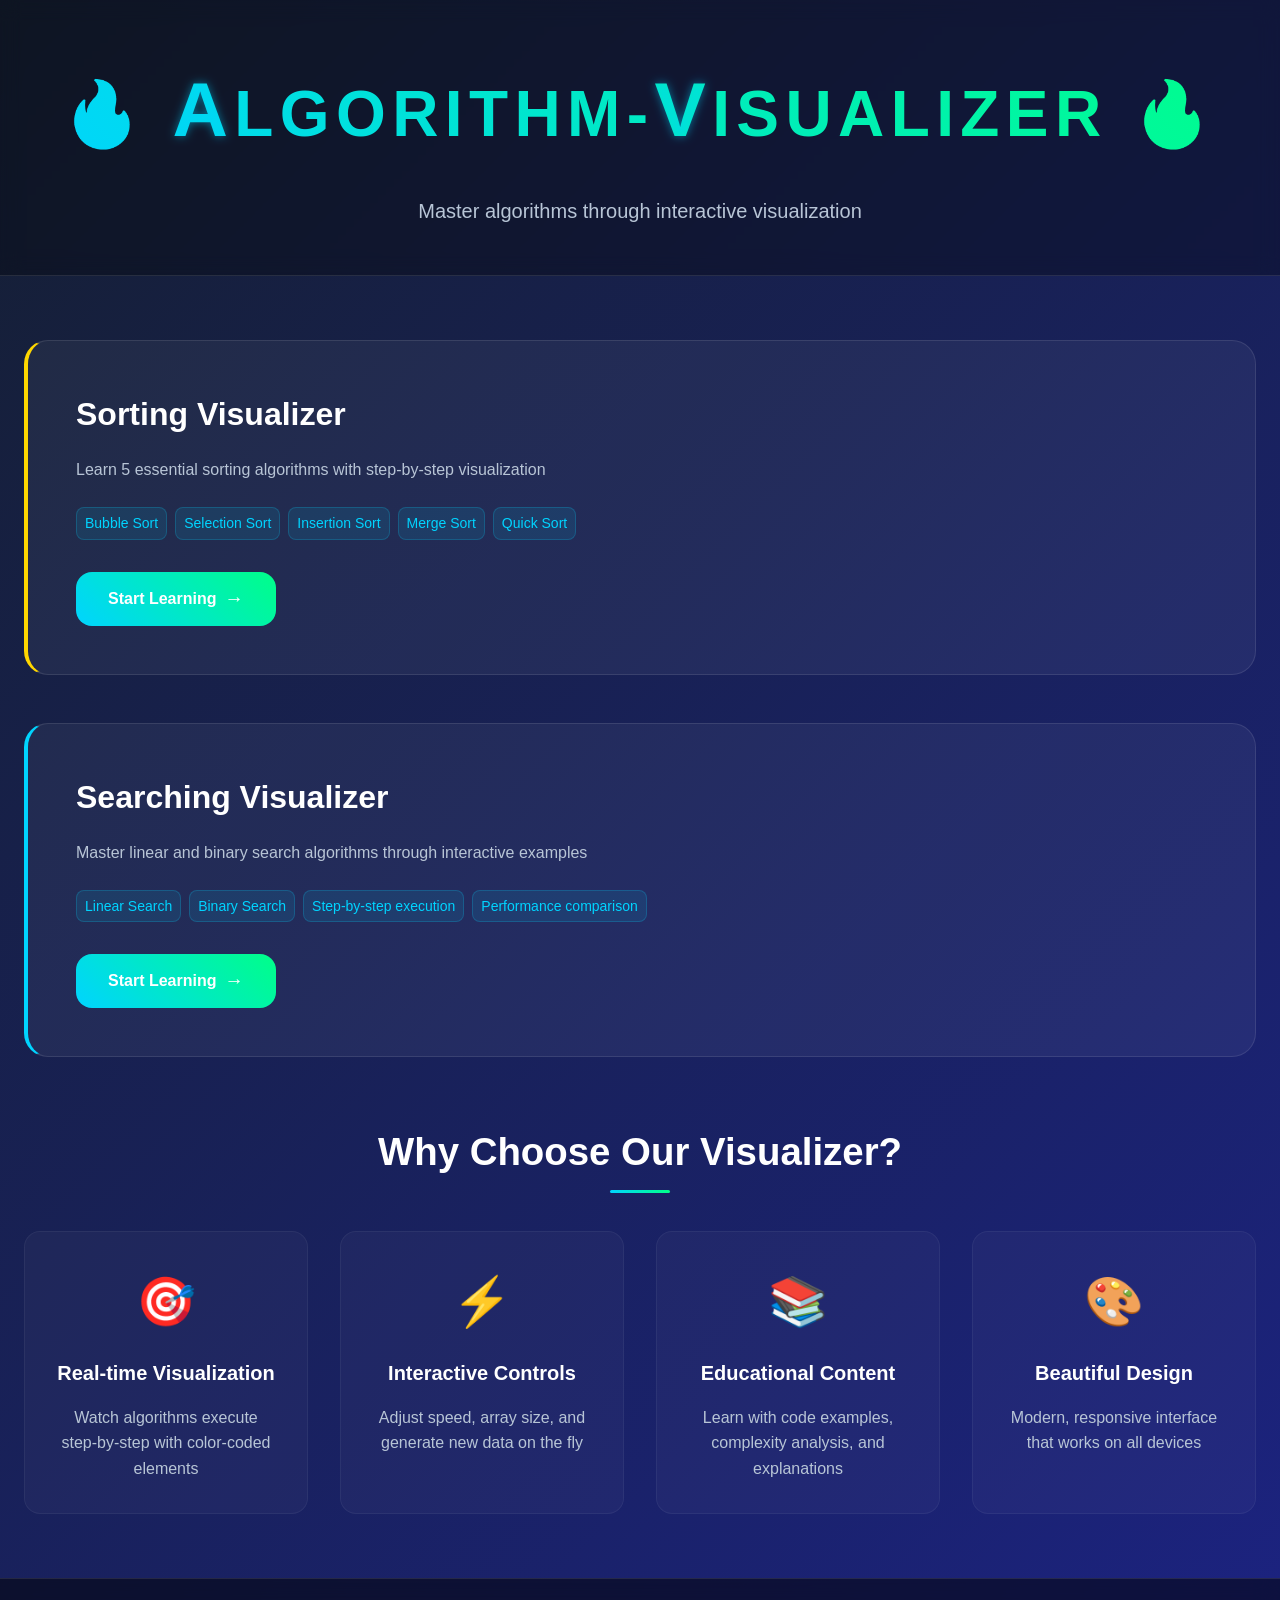
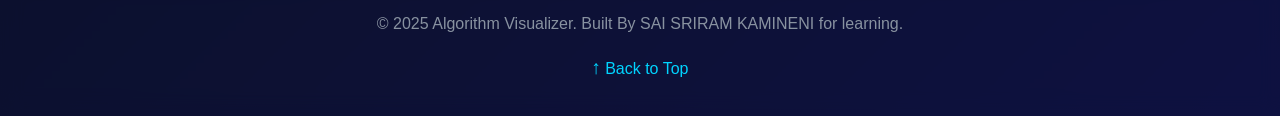
<file: index.html>
<!DOCTYPE html>
<html lang="en">
<head>
    <meta charset="UTF-8">
    <meta http-equiv="X-UA-Compatible" content="IE=edge">
    <meta name="viewport" content="width=device-width, initial-scale=1.0">
    <meta name="description" content="Interactive Algorithm Visualizer - Learn sorting and searching algorithms through real-time visualization">
    <meta name="keywords" content="algorithm, visualization, sorting, searching, computer science, learning">
    <meta name="author" content="Algorithm Visualizer">
    <meta name="theme-color" content="#151f32">
    
    <title>🔥 Algorithm Visualizer - Interactive Learning Tool</title>
    
    <link rel="stylesheet" href="styles.css">
    <link rel="icon" type="image/x-icon" href="image.png">
    
    <!-- Preload critical resources -->
    <link rel="preload" href="Sorting/sorting.html" as="document">
    <link rel="preload" href="Searching/searching.html" as="document">
</head>
<body>
    <header class="main-header" role="banner">
        <h1 class="main-title" id="main-title">
            <span class="emoji">🔥</span>
            <span class="big">A</span>LGORITHM-<span class="big">V</span>ISUALIZER
            <span class="emoji">🔥</span>
        </h1>
        <p class="tagline">Master algorithms through interactive visualization</p>
    </header>

    <main class="main-content" role="main">
        <section class="modules-section" aria-labelledby="modules-heading">
            <h2 id="modules-heading" class="visually-hidden">Algorithm Modules</h2>
            
            <div class="module-container sorting-container">
                <article class="module-card sorting-module">
                    <div class="module-content">
                        <h3 class="module-title">Sorting Visualizer</h3>
                        <p class="module-description">Learn 5 essential sorting algorithms with step-by-step visualization</p>
                        <ul class="module-features">
                            <li>Bubble Sort</li>
                            <li>Selection Sort</li>
                            <li>Insertion Sort</li>
                            <li>Merge Sort</li>
                            <li>Quick Sort</li>
                        </ul>
                    </div>
                    <button class="module-button sorting" 
                            onclick="navigateToModule('Sorting/sorting.html')"
                            aria-label="Open Sorting Visualizer">
                        <span class="button-text">Start Learning</span>
                        <span class="button-icon">→</span>
                    </button>
                </article>
            </div>

            <div class="module-container searching-container">
                <article class="module-card searching-module">
                    <div class="module-content">
                        <h3 class="module-title">Searching Visualizer</h3>
                        <p class="module-description">Master linear and binary search algorithms through interactive examples</p>
                        <ul class="module-features">
                            <li>Linear Search</li>
                            <li>Binary Search</li>
                            <li>Step-by-step execution</li>
                            <li>Performance comparison</li>
                        </ul>
                    </div>
                    <button class="module-button searching" 
                            onclick="navigateToModule('Searching/searching.html')"
                            aria-label="Open Searching Visualizer">
                        <span class="button-text">Start Learning</span>
                        <span class="button-icon">→</span>
                    </button>
                </article>
            </div>
        </section>

        <section class="features-section" aria-labelledby="features-heading">
            <h2 id="features-heading" class="section-title">Why Choose Our Visualizer?</h2>
            <div class="features-grid">
                <div class="feature-card">
                    <div class="feature-icon">🎯</div>
                    <h3>Real-time Visualization</h3>
                    <p>Watch algorithms execute step-by-step with color-coded elements</p>
                </div>
                <div class="feature-card">
                    <div class="feature-icon">⚡</div>
                    <h3>Interactive Controls</h3>
                    <p>Adjust speed, array size, and generate new data on the fly</p>
                </div>
                <div class="feature-card">
                    <div class="feature-icon">📚</div>
                    <h3>Educational Content</h3>
                    <p>Learn with code examples, complexity analysis, and explanations</p>
                </div>
                <div class="feature-card">
                    <div class="feature-icon">🎨</div>
                    <h3>Beautiful Design</h3>
                    <p>Modern, responsive interface that works on all devices</p>
                </div>
            </div>
        </section>
    </main>

    <footer class="main-footer" role="contentinfo">
        <p>&copy; 2025 Algorithm Visualizer. Built By SAI SRIRAM KAMINENI for learning.</p>
        <nav class="footer-nav">
            <a href="#main-title" class="back-to-top">Back to Top</a>
        </nav>
    </footer>

    <script>
        // Modern navigation function with error handling
        function navigateToModule(path) {
            try {
                // Add loading state
                const button = event.target.closest('.module-button');
                const originalText = button.querySelector('.button-text').textContent;
                button.querySelector('.button-text').textContent = 'Loading...';
                button.disabled = true;

                // Navigate with a small delay for better UX
                setTimeout(() => {
                    window.location.href = path;
                }, 300);
            } catch (error) {
                console.error('Navigation error:', error);
                // Fallback navigation
                window.location.href = path;
            }
        }

        // Add smooth scrolling for back to top
        document.querySelector('.back-to-top').addEventListener('click', (e) => {
            e.preventDefault();
            document.getElementById('main-title').scrollIntoView({
                behavior: 'smooth',
                block: 'start'
            });
        });

        // Add keyboard navigation support
        document.addEventListener('keydown', (e) => {
            if (e.key === 'Enter' && document.activeElement.classList.contains('module-button')) {
                document.activeElement.click();
            }
        });

        // Add loading animation
        window.addEventListener('load', () => {
            document.body.classList.add('loaded');
        });
    </script>
</body>
</html>
</file>
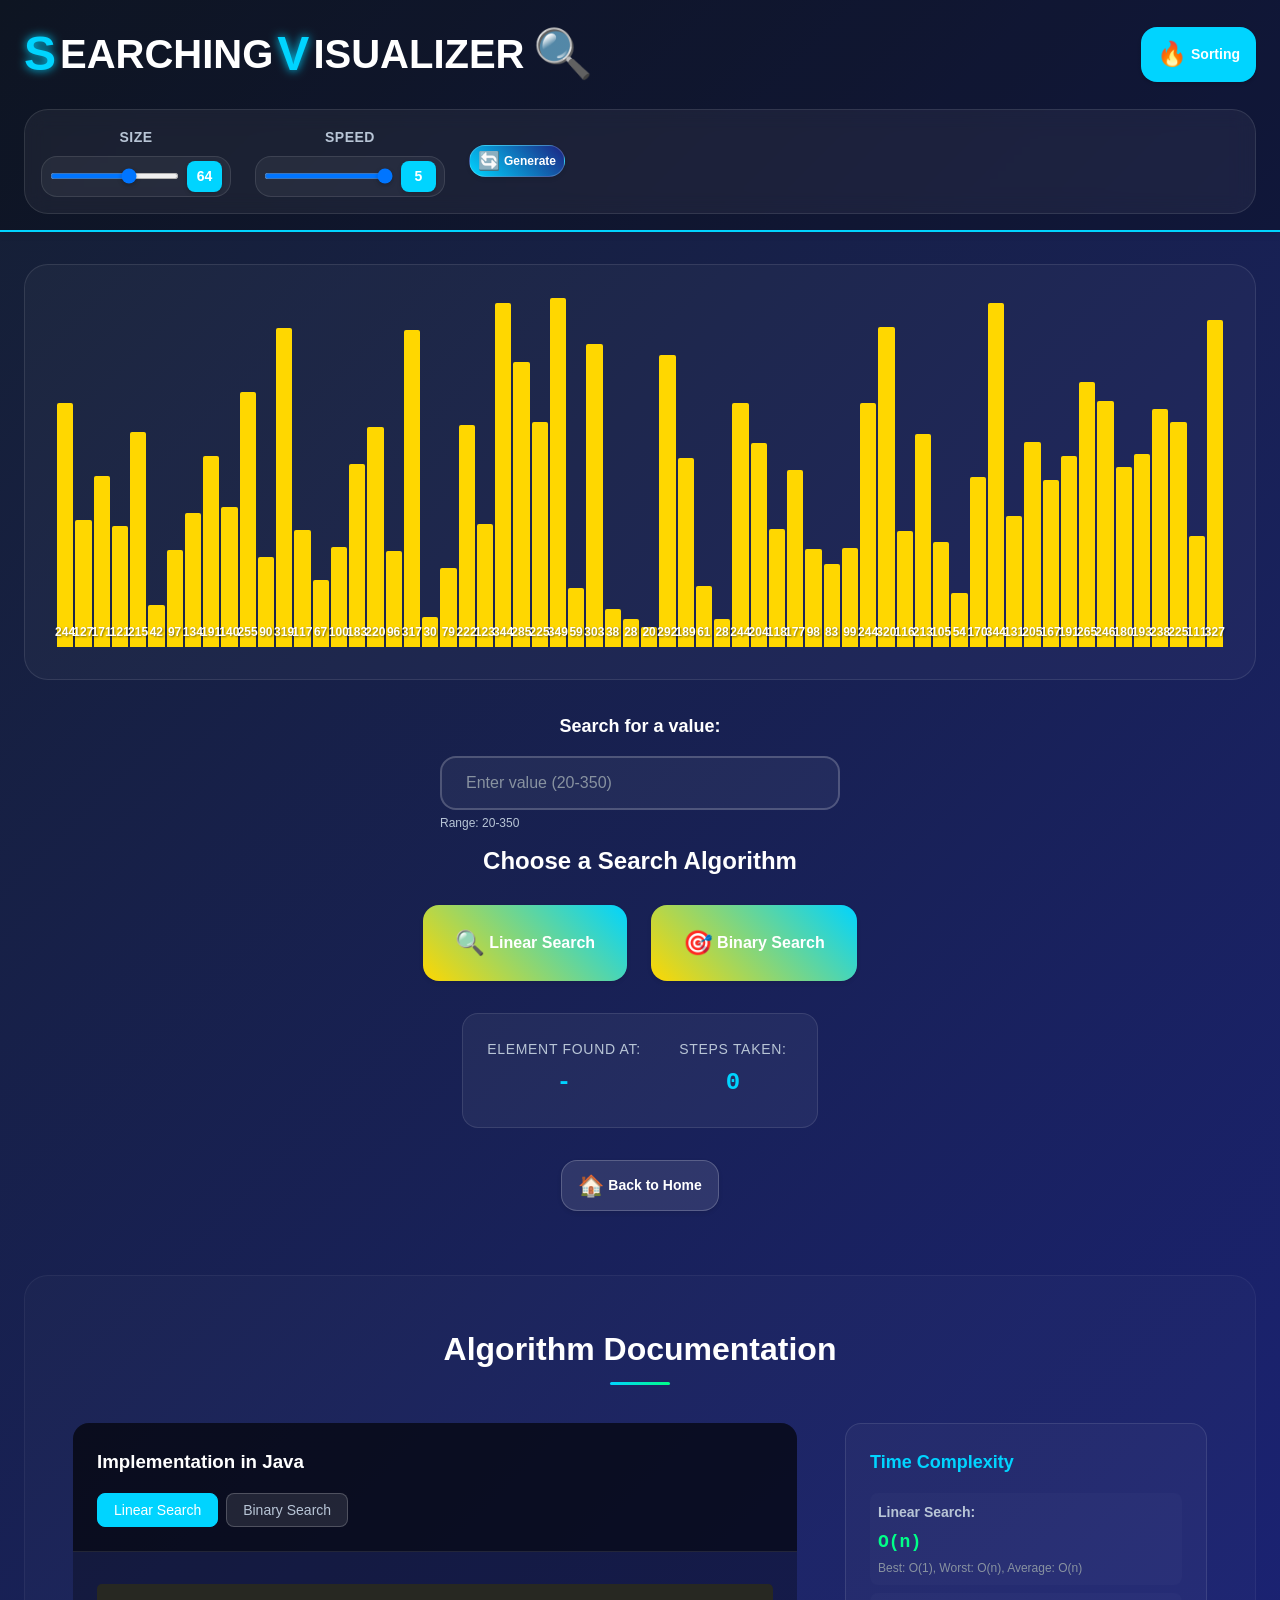
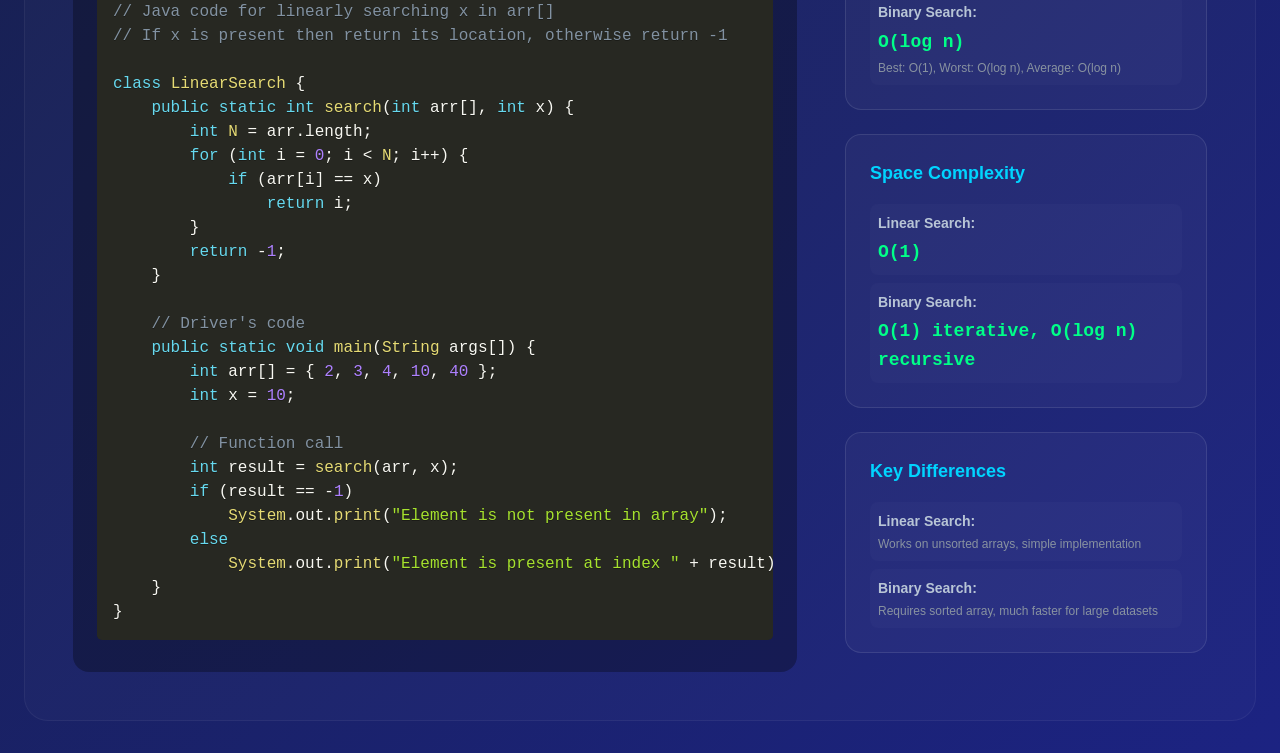
<file: Searching/searching.html>
<!DOCTYPE html>
<html lang="en">
<head>
    <meta charset="UTF-8">
    <meta http-equiv="X-UA-Compatible" content="IE=edge">
    <meta name="viewport" content="width=device-width, initial-scale=1.0">
    <meta name="description" content="Interactive Searching Algorithm Visualizer - Learn linear and binary search algorithms with step-by-step visualization">
    <meta name="keywords" content="searching, algorithms, linear search, binary search, visualization, computer science">
    <meta name="author" content="Algorithm Visualizer">
    <meta name="theme-color" content="#151f32">
    
    <title>🔍 Searching Visualizer - Interactive Algorithm Learning</title>
    
    <link rel="stylesheet" href="searching.css">
    <link rel="stylesheet" href="prism.css">
    <link rel="shortcut icon" href="../image.png" type="image/x-icon">
    
    <!-- Preload critical resources -->
    <link rel="preload" href="../index.html" as="document">
</head>

<body>
    <header class="app-header" role="banner">
        <div class="header-content">
            <div class="header-top">
                <h1 class="app-title">
                    <span class="big">S</span>EARCHING
                    <span class="big">V</span>ISUALIZER<span class="emoji">🔍</span>
                </h1>
                
                <nav class="nav-toggle">
                    <a href="../Sorting/sorting.html" class="nav-link" aria-label="Switch to Sorting Visualizer">
                        <span class="nav-icon">🔥</span>
                        <span class="nav-text">Sorting</span>
                    </a>
                </nav>
            </div>
            
            <div class="controls-panel">
                <div class="control-group">
                    <div class="control-item compact">
                        <label for="size_slider" class="control-label">Size</label>
                        <div class="slider-container">
                            <input type="range" 
                                   id="size_slider" 
                                   min="4" 
                                   max="100" 
                                   value="64" 
                                   class="slider"
                                   aria-label="Array size control">
                            <span class="slider-value" id="size_value">64</span>
                        </div>
                    </div>
                    
                    <div class="control-item compact">
                        <label for="speed_slider" class="control-label">Speed</label>
                        <div class="slider-container">
                            <input type="range" 
                                   id="speed_slider" 
                                   min="1" 
                                   max="5" 
                                   value="5" 
                                   class="slider"
                                   aria-label="Animation speed control">
                            <span class="slider-value" id="speed_value">5</span>
                        </div>
                    </div>
                    
                    <div class="action-buttons">
                        <button id="generate" class="btn btn-primary compact" aria-label="Generate new random array">
                            <span class="btn-icon">🔄</span>
                            <span class="btn-text">Generate</span>
                        </button>
                    </div>
                </div>
                
                <!-- Legacy support element -->
                <div class="selected" style="display: none;">Ready</div>
            </div>
        </div>
    </header>

    <main class="main-content" role="main">
        <section class="visualization-section" aria-labelledby="visualization-heading">
            <h2 id="visualization-heading" class="visually-hidden">Search Algorithm Visualization</h2>
            
            <div class="array-container">
                <div id="mainbody" class="array-display" role="region" aria-label="Array visualization">
                    <!-- Array bars will be generated here -->
                </div>
            </div>
            
            <div class="search-controls">
                <div class="search-input-group">
                    <label for="searchingVal" class="search-label">Search for a value:</label>
                    <div class="search-input-container">
                        <input type="number" 
                               id="searchingVal" 
                               name="search" 
                               placeholder="Enter value (20-350)"
                               min="20" 
                               max="350"
                               class="search-input"
                               aria-label="Search value input">
                        <span class="input-range">Range: 20-350</span>
                    </div>
                </div>
                
                <div class="algorithm-controls">
                    <h3 class="controls-title">Choose a Search Algorithm</h3>
                    <div class="algorithm-buttons">
                        <button id="linear_Search" class="btn btn-algorithm" aria-label="Run Linear Search algorithm">
                            <span class="btn-icon">🔍</span>
                            Linear Search
                        </button>
                        <button id="binary_Search" class="btn btn-algorithm" aria-label="Run Binary Search algorithm">
                            <span class="btn-icon">🎯</span>
                            Binary Search
                        </button>
                    </div>
                </div>
                
                <div class="search-results">
                    <div class="result-item">
                        <span class="result-label">Element Found at:</span>
                        <span class="result-value" id="element-index">-</span>
                    </div>
                    <div class="result-item">
                        <span class="result-label">Steps Taken:</span>
                        <span class="result-value" id="step-count">0</span>
                    </div>
                </div>
            </div>
            
            <div class="navigation-controls">
                <a href="../index.html" class="btn btn-secondary" aria-label="Return to main page">
                    <span class="btn-icon">🏠</span>
                    Back to Home
                </a>
            </div>
        </section>

        <section class="documentation-section" aria-labelledby="documentation-heading">
            <h2 id="documentation-heading" class="section-title">Algorithm Documentation</h2>
            
            <div class="documentation-content">
                <div class="code-example">
                    <div class="code-header">
                        <h3>Implementation in Java</h3>
                        <div class="code-tabs">
                            <button class="tab-btn active" data-tab="linear">Linear Search</button>
                            <button class="tab-btn" data-tab="binary">Binary Search</button>
                        </div>
                    </div>
                    
                    <div class="code-content">
                        <div class="tab-content active" id="linear-code">
                            <pre><code class="language-java">// Java code for linearly searching x in arr[]
// If x is present then return its location, otherwise return -1

class LinearSearch {
    public static int search(int arr[], int x) {
        int N = arr.length;
        for (int i = 0; i < N; i++) {
            if (arr[i] == x)
                return i;
        }
        return -1;
    }

    // Driver's code
    public static void main(String args[]) {
        int arr[] = { 2, 3, 4, 10, 40 };
        int x = 10;

        // Function call
        int result = search(arr, x);
        if (result == -1)
            System.out.print("Element is not present in array");
        else
            System.out.print("Element is present at index " + result);
    }
}</code></pre>
                        </div>
                        
                        <div class="tab-content" id="binary-code">
                            <pre><code class="language-java">// Java program for implementation of Binary Search
class BinarySearch {
    // Returns index of x if it is present in arr[l..r], else return -1
    int binarySearch(int arr[], int l, int r, int x) {
        if (r >= l) {
            int mid = l + (r - l) / 2;
            
            // If the element is present at the middle itself
            if (arr[mid] == x)
                return mid;
            
            // If element is smaller than mid, then it can only be present in left subarray
            if (arr[mid] > x)
                return binarySearch(arr, l, mid - 1, x);
            
            // Else the element can only be present in right subarray
            return binarySearch(arr, mid + 1, r, x);
        }
        
        // We reach here when element is not present in array
        return -1;
    }
    
    // Driver method to test above
    public static void main(String args[]) {
        BinarySearch ob = new BinarySearch();
        int arr[] = { 2, 3, 4, 10, 40 };
        int n = arr.length;
        int x = 10;
        int result = ob.binarySearch(arr, 0, n - 1, x);
        if (result == -1)
            System.out.println("Element not present");
        else
            System.out.println("Element found at index " + result);
    }
}</code></pre>
                        </div>
                    </div>
                </div>
                
                <div class="complexity-analysis">
                    <div class="complexity-card">
                        <h3>Time Complexity</h3>
                        <div class="complexity-content">
                            <div class="complexity-item">
                                <span class="algorithm-name">Linear Search:</span>
                                <div class="complexity-details">
                                    <span class="complexity-value">O(n)</span>
                                    <span class="complexity-note">Best: O(1), Worst: O(n), Average: O(n)</span>
                                </div>
                            </div>
                            <div class="complexity-item">
                                <span class="algorithm-name">Binary Search:</span>
                                <div class="complexity-details">
                                    <span class="complexity-value">O(log n)</span>
                                    <span class="complexity-note">Best: O(1), Worst: O(log n), Average: O(log n)</span>
                                </div>
                            </div>
                        </div>
                    </div>
                    
                    <div class="complexity-card">
                        <h3>Space Complexity</h3>
                        <div class="complexity-content">
                            <div class="complexity-item">
                                <span class="algorithm-name">Linear Search:</span>
                                <span class="complexity-value">O(1)</span>
                            </div>
                            <div class="complexity-item">
                                <span class="algorithm-name">Binary Search:</span>
                                <span class="complexity-value">O(1) iterative, O(log n) recursive</span>
                            </div>
                        </div>
                    </div>
                    
                    <div class="complexity-card">
                        <h3>Key Differences</h3>
                        <div class="complexity-content">
                            <div class="complexity-item">
                                <span class="algorithm-name">Linear Search:</span>
                                <span class="complexity-note">Works on unsorted arrays, simple implementation</span>
                            </div>
                            <div class="complexity-item">
                                <span class="algorithm-name">Binary Search:</span>
                                <span class="complexity-note">Requires sorted array, much faster for large datasets</span>
                            </div>
                        </div>
                    </div>
                </div>
            </div>
        </section>
    </main>

    <!-- Scripts -->
    <script src="searching.js"></script>
    <script src="prism.js"></script>
    <script src="LinearSearch.js"></script>
    <script src="Binary.js"></script>
    
    <script>
        // Tab functionality for code examples
        document.addEventListener('DOMContentLoaded', function() {
            const tabBtns = document.querySelectorAll('.tab-btn');
            const tabContents = document.querySelectorAll('.tab-content');
            
            tabBtns.forEach(btn => {
                btn.addEventListener('click', () => {
                    const targetTab = btn.dataset.tab;
                    
                    // Remove active class from all tabs and contents
                    tabBtns.forEach(b => b.classList.remove('active'));
                    tabContents.forEach(content => content.classList.remove('active'));
                    
                    // Add active class to clicked tab and corresponding content
                    btn.classList.add('active');
                    document.getElementById(targetTab + '-code').classList.add('active');
                });
            });
        });
    </script>
</body>
</html>
</file>
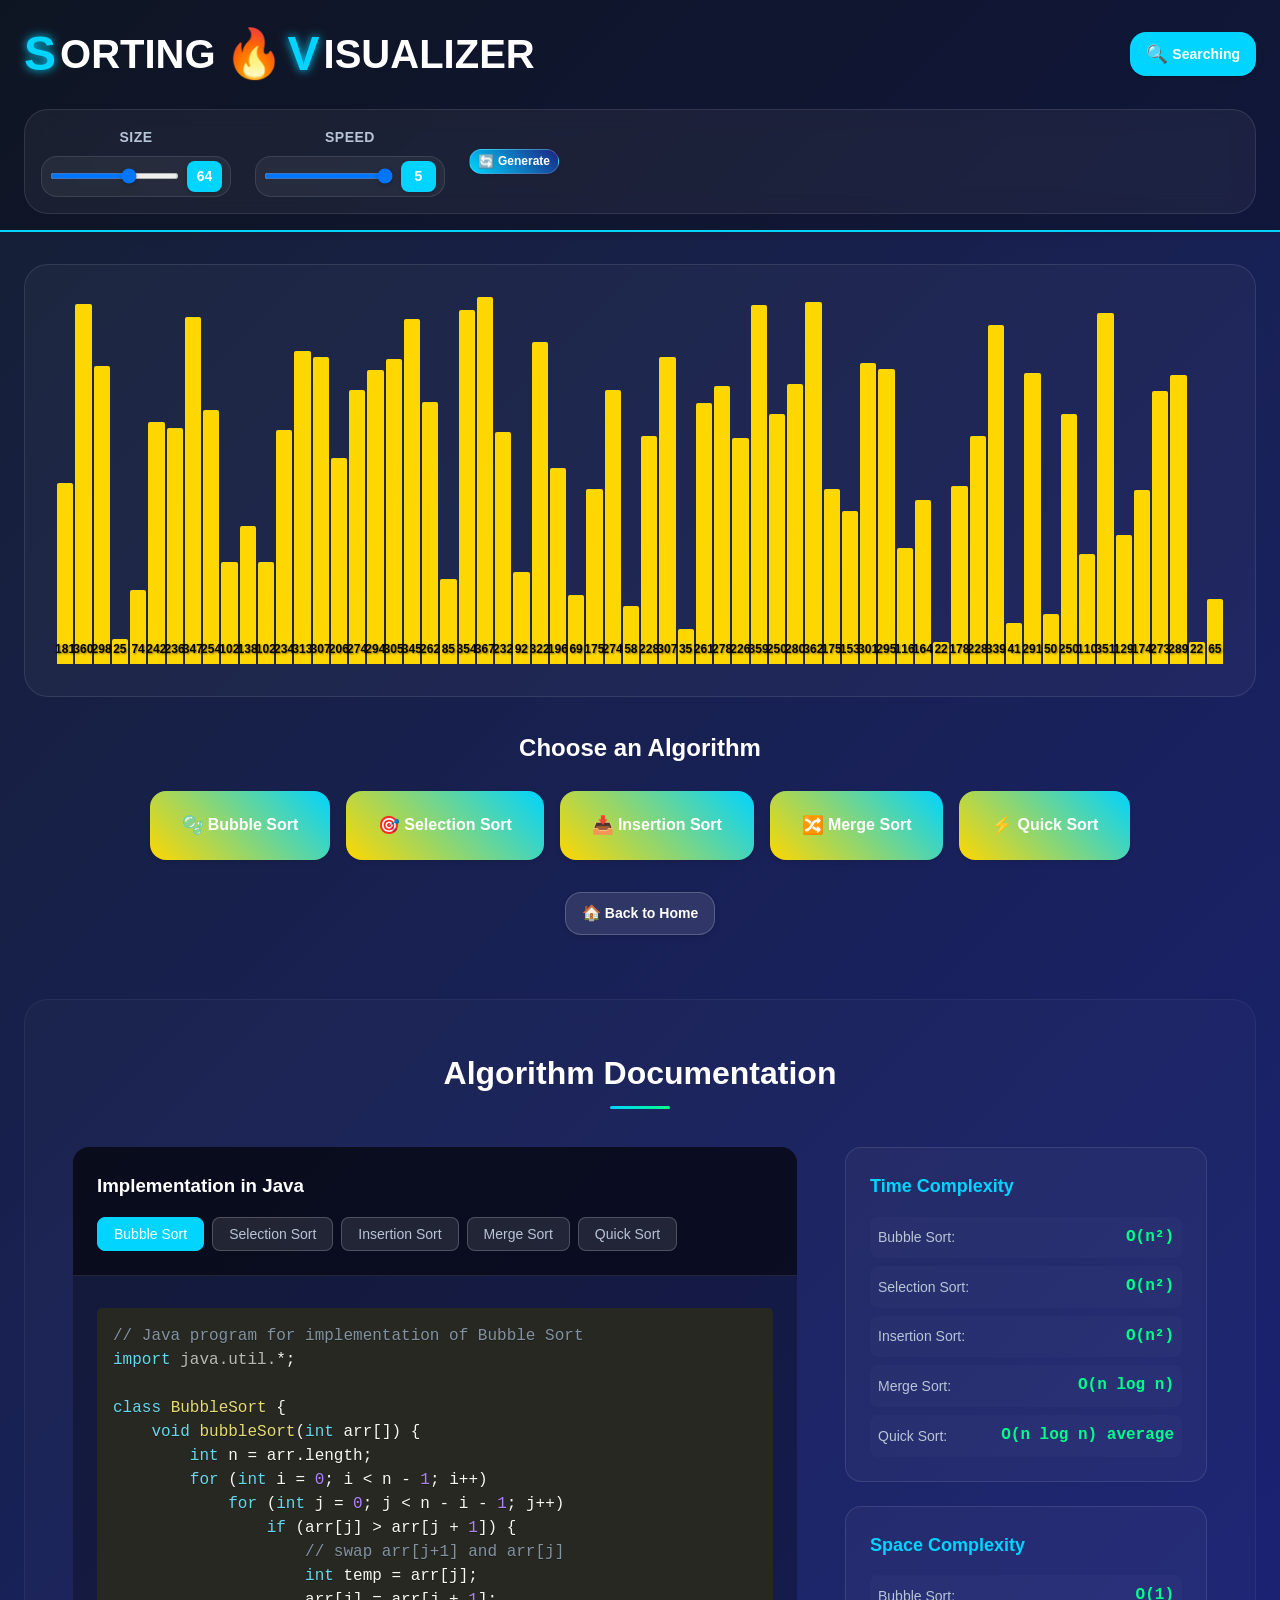
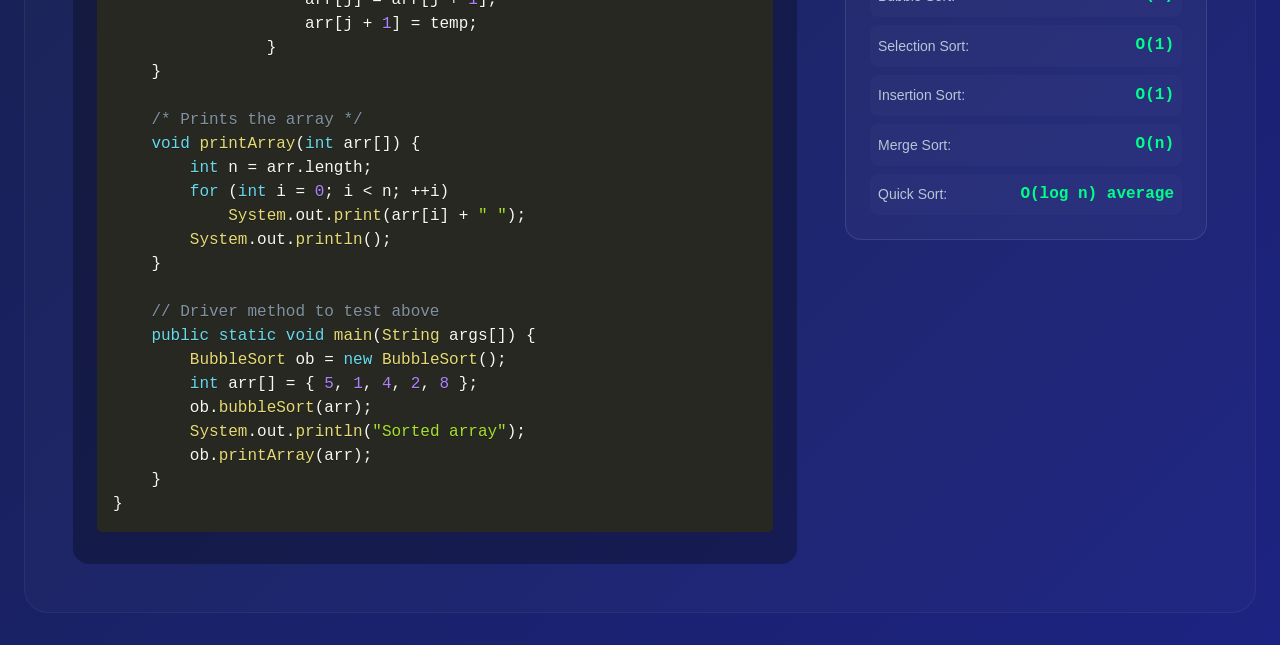
<file: Sorting/sorting.html>
<!DOCTYPE html>
<html lang="en">
<head>
    <meta charset="UTF-8">
    <meta http-equiv="X-UA-Compatible" content="IE=edge">
    <meta name="viewport" content="width=device-width, initial-scale=1.0">
    <meta name="description" content="Interactive Sorting Algorithm Visualizer - Learn 5 essential sorting algorithms with step-by-step visualization">
    <meta name="keywords" content="sorting, algorithms, bubble sort, selection sort, insertion sort, merge sort, quick sort, visualization">
    <meta name="author" content="Algorithm Visualizer">
    <meta name="theme-color" content="#151f32">
    
    <title>🔥 Sorting Visualizer - Interactive Algorithm Learning</title>
    
    <link rel="stylesheet" href="sorting.css">
    <link rel="stylesheet" href="prism.css">
    <link rel="shortcut icon" href="../image.png" type="image/x-icon">
    
    <!-- Preload critical resources -->
    <link rel="preload" href="../index.html" as="document">
</head>

<body>
    <header class="app-header" role="banner">
        <div class="header-content">
            <div class="header-top">
                <h1 class="app-title">
                    <span class="big">S</span>ORTING<span class="emoji">🔥</span>
                    <span class="big">V</span>ISUALIZER
                </h1>
                
                <nav class="nav-toggle">
                    <a href="../Searching/searching.html" class="nav-link" aria-label="Switch to Searching Visualizer">
                        <span class="nav-icon">🔍</span>
                        <span class="nav-text">Searching</span>
                    </a>
                </nav>
            </div>
            
            <div class="controls-panel">
                <div class="control-group">
                    <div class="control-item compact">
                        <label for="size_slider" class="control-label">Size</label>
                        <div class="slider-container">
                            <input type="range" 
                                   id="size_slider" 
                                   min="4" 
                                   max="100" 
                                   value="64" 
                                   class="slider"
                                   aria-label="Array size control">
                            <span class="slider-value" id="size_value">64</span>
                        </div>
                    </div>
                    
                    <div class="control-item compact">
                        <label for="speed_slider" class="control-label">Speed</label>
                        <div class="slider-container">
                            <input type="range" 
                                   id="speed_slider" 
                                   min="1" 
                                   max="5" 
                                   value="5" 
                                   class="slider"
                                   aria-label="Animation speed control">
                            <span class="slider-value" id="speed_value">5</span>
                        </div>
                    </div>
                    
                    <div class="action-buttons">
                        <button id="generate" class="btn btn-primary compact" aria-label="Generate new random array">
                            <span class="btn-icon">🔄</span>
                            <span class="btn-text">Generate</span>
                        </button>
                    </div>
                </div>
                
                <!-- Legacy support element -->
                <div class="selected" style="display: none;">Ready</div>
            </div>
        </div>
    </header>

    <main class="main-content" role="main">
        <section class="visualization-section" aria-labelledby="visualization-heading">
            <h2 id="visualization-heading" class="visually-hidden">Algorithm Visualization</h2>
            
            <div class="array-container">
                <div id="mainbody" class="array-display" role="region" aria-label="Array visualization">
                    <!-- Array bars will be generated here -->
                </div>
            </div>
            
            <div class="algorithm-controls">
                <h3 class="controls-title">Choose an Algorithm</h3>
                <div class="algorithm-buttons">
                    <button class="btn btn-algorithm" data-algorithm="bubble" aria-label="Run Bubble Sort algorithm">
                        <span class="btn-icon">🫧</span>
                        Bubble Sort
                    </button>
                    <button class="btn btn-algorithm" data-algorithm="selection" aria-label="Run Selection Sort algorithm">
                        <span class="btn-icon">🎯</span>
                        Selection Sort
                    </button>
                    <button class="btn btn-algorithm" data-algorithm="insertion" aria-label="Run Insertion Sort algorithm">
                        <span class="btn-icon">📥</span>
                        Insertion Sort
                    </button>
                    <button class="btn btn-algorithm" data-algorithm="merge" aria-label="Run Merge Sort algorithm">
                        <span class="btn-icon">🔀</span>
                        Merge Sort
                    </button>
                    <button class="btn btn-algorithm" data-algorithm="quick" aria-label="Run Quick Sort algorithm">
                        <span class="btn-icon">⚡</span>
                        Quick Sort
                    </button>
                </div>
            </div>
            
            <div class="navigation-controls">
                <a href="../index.html" class="btn btn-secondary" aria-label="Return to main page">
                    <span class="btn-icon">🏠</span>
                    Back to Home
                </a>
            </div>
        </section>

        <section class="documentation-section" aria-labelledby="documentation-heading">
            <h2 id="documentation-heading" class="section-title">Algorithm Documentation</h2>
            
            <div class="documentation-content">
                <div class="code-example">
                    <div class="code-header">
                        <h3>Implementation in Java</h3>
                        <div class="code-tabs">
                            <button class="tab-btn active" data-tab="bubble">Bubble Sort</button>
                            <button class="tab-btn" data-tab="selection">Selection Sort</button>
                            <button class="tab-btn" data-tab="insertion">Insertion Sort</button>
                            <button class="tab-btn" data-tab="merge">Merge Sort</button>
                            <button class="tab-btn" data-tab="quick">Quick Sort</button>
                        </div>
                    </div>
                    
                    <div class="code-content">
                        <div class="tab-content active" id="bubble-code">
                            <pre><code class="language-java">// Java program for implementation of Bubble Sort
import java.util.*;

class BubbleSort {
    void bubbleSort(int arr[]) {
        int n = arr.length;
        for (int i = 0; i < n - 1; i++)
            for (int j = 0; j < n - i - 1; j++)
                if (arr[j] > arr[j + 1]) {
                    // swap arr[j+1] and arr[j]
                    int temp = arr[j];
                    arr[j] = arr[j + 1];
                    arr[j + 1] = temp;
                }
    }

    /* Prints the array */
    void printArray(int arr[]) {
        int n = arr.length;
        for (int i = 0; i < n; ++i)
            System.out.print(arr[i] + " ");
        System.out.println();
    }

    // Driver method to test above
    public static void main(String args[]) {
        BubbleSort ob = new BubbleSort();
        int arr[] = { 5, 1, 4, 2, 8 };
        ob.bubbleSort(arr);
        System.out.println("Sorted array");
        ob.printArray(arr);
    }
}</code></pre>
                        </div>
                        
                        <div class="tab-content" id="selection-code">
                            <pre><code class="language-java">// Java program for implementation of Selection Sort
class SelectionSort {
    void sort(int arr[]) {
        int n = arr.length;
        for (int i = 0; i < n-1; i++) {
            int min_idx = i;
            for (int j = i+1; j < n; j++)
                if (arr[j] < arr[min_idx])
                    min_idx = j;
            
            int temp = arr[min_idx];
            arr[min_idx] = arr[i];
            arr[i] = temp;
        }
    }
}</code></pre>
                        </div>
                        
                        <div class="tab-content" id="insertion-code">
                            <pre><code class="language-java">// Java program for implementation of Insertion Sort
class InsertionSort {
    void sort(int arr[]) {
        int n = arr.length;
        for (int i = 1; i < n; ++i) {
            int key = arr[i];
            int j = i - 1;
            
            while (j >= 0 && arr[j] > key) {
                arr[j + 1] = arr[j];
                j = j - 1;
            }
            arr[j + 1] = key;
        }
    }
}</code></pre>
                        </div>
                        
                        <div class="tab-content" id="merge-code">
                            <pre><code class="language-java">// Java program for implementation of Merge Sort
class MergeSort {
    void merge(int arr[], int l, int m, int r) {
        int n1 = m - l + 1;
        int n2 = r - m;
        
        int L[] = new int[n1];
        int R[] = new int[n2];
        
        for (int i = 0; i < n1; ++i)
            L[i] = arr[l + i];
        for (int j = 0; j < n2; ++j)
            R[j] = arr[m + 1 + j];
        
        int i = 0, j = 0, k = l;
        while (i < n1 && j < n2) {
            if (L[i] <= R[j]) {
                arr[k] = L[i];
                i++;
            } else {
                arr[k] = R[j];
                j++;
            }
            k++;
        }
        
        while (i < n1) {
            arr[k] = L[i];
            i++;
            k++;
        }
        
        while (j < n2) {
            arr[k] = R[j];
            j++;
            k++;
        }
    }
    
    void sort(int arr[], int l, int r) {
        if (l < r) {
            int m = l + (r - l) / 2;
            sort(arr, l, m);
            sort(arr, m + 1, r);
            merge(arr, l, m, r);
        }
    }
}</code></pre>
                        </div>
                        
                        <div class="tab-content" id="quick-code">
                            <pre><code class="language-java">// Java program for implementation of Quick Sort
class QuickSort {
    int partition(int arr[], int low, int high) {
        int pivot = arr[high];
        int i = (low - 1);
        
        for (int j = low; j < high; j++) {
            if (arr[j] <= pivot) {
                i++;
                int temp = arr[i];
                arr[i] = arr[j];
                arr[j] = temp;
            }
        }
        
        int temp = arr[i + 1];
        arr[i + 1] = arr[high];
        arr[high] = temp;
        
        return i + 1;
    }
    
    void sort(int arr[], int low, int high) {
        if (low < high) {
            int pi = partition(arr, low, high);
            sort(arr, low, pi - 1);
            sort(arr, pi + 1, high);
        }
    }
}</code></pre>
                        </div>
                    </div>
                </div>
                
                <div class="complexity-analysis">
                    <div class="complexity-card">
                        <h3>Time Complexity</h3>
                        <div class="complexity-content">
                            <div class="complexity-item">
                                <span class="algorithm-name">Bubble Sort:</span>
                                <span class="complexity-value">O(n²)</span>
                            </div>
                            <div class="complexity-item">
                                <span class="algorithm-name">Selection Sort:</span>
                                <span class="complexity-value">O(n²)</span>
                            </div>
                            <div class="complexity-item">
                                <span class="algorithm-name">Insertion Sort:</span>
                                <span class="complexity-value">O(n²)</span>
                            </div>
                            <div class="complexity-item">
                                <span class="algorithm-name">Merge Sort:</span>
                                <span class="complexity-value">O(n log n)</span>
                            </div>
                            <div class="complexity-item">
                                <span class="algorithm-name">Quick Sort:</span>
                                <span class="complexity-value">O(n log n) average</span>
                            </div>
                        </div>
                    </div>
                    
                    <div class="complexity-card">
                        <h3>Space Complexity</h3>
                        <div class="complexity-content">
                            <div class="complexity-item">
                                <span class="algorithm-name">Bubble Sort:</span>
                                <span class="complexity-value">O(1)</span>
                            </div>
                            <div class="complexity-item">
                                <span class="algorithm-name">Selection Sort:</span>
                                <span class="complexity-value">O(1)</span>
                            </div>
                            <div class="complexity-item">
                                <span class="algorithm-name">Insertion Sort:</span>
                                <span class="complexity-value">O(1)</span>
                            </div>
                            <div class="complexity-item">
                                <span class="algorithm-name">Merge Sort:</span>
                                <span class="complexity-value">O(n)</span>
                            </div>
                            <div class="complexity-item">
                                <span class="algorithm-name">Quick Sort:</span>
                                <span class="complexity-value">O(log n) average</span>
                            </div>
                        </div>
                    </div>
                </div>
            </div>
        </section>
    </main>

    <!-- Scripts -->
    <script src="sorting.js"></script>
    <script src="prism.js"></script>
    <script src="bubble.js"></script>
    <script src="selection.js"></script>
    <script src="insertion.js"></script>
    <script src="merge.js"></script>
    <script src="quick.js"></script>
    
    <script>
        // Tab functionality for code examples
        document.addEventListener('DOMContentLoaded', function() {
            const tabBtns = document.querySelectorAll('.tab-btn');
            const tabContents = document.querySelectorAll('.tab-content');
            
            tabBtns.forEach(btn => {
                btn.addEventListener('click', () => {
                    const targetTab = btn.dataset.tab;
                    
                    // Remove active class from all tabs and contents
                    tabBtns.forEach(b => b.classList.remove('active'));
                    tabContents.forEach(content => content.classList.remove('active'));
                    
                    // Add active class to clicked tab and corresponding content
                    btn.classList.add('active');
                    document.getElementById(targetTab + '-code').classList.add('active');
                });
            });
        });
    </script>
</body>
</html>
</file>
<file: styles.css>
/* ===== CSS RESET & BASE STYLES ===== */
*,
*::before,
*::after {
    margin: 0;
    padding: 0;
    box-sizing: border-box;
}

/* ===== CSS CUSTOM PROPERTIES ===== */
:root {
    /* Color Palette */
    --primary-color: #151f32;
    --secondary-color: #1c2382;
    --accent-color: #00d4ff;
    --success-color: #00ff88;
    --warning-color: #ffd700;
    --error-color: #ff4757;
    --text-primary: #ffffff;
    --text-secondary: #b8c5d6;
    --text-muted: #8892a0;
    
    /* Typography */
    --font-primary: 'Poppins', -apple-system, BlinkMacSystemFont, 'Segoe UI', Roboto, sans-serif;
    --font-heading: 'Unbounded', 'Fira Sans', sans-serif;
    --font-mono: 'Fira Code', 'Consolas', 'Monaco', monospace;
    
    /* Spacing */
    --spacing-xs: 0.25rem;
    --spacing-sm: 0.5rem;
    --spacing-md: 1rem;
    --spacing-lg: 1.5rem;
    --spacing-xl: 2rem;
    --spacing-2xl: 3rem;
    --spacing-3xl: 4rem;
    
    /* Border Radius */
    --radius-sm: 0.5rem;
    --radius-md: 1rem;
    --radius-lg: 1.5rem;
    --radius-xl: 2rem;
    
    /* Shadows */
    --shadow-sm: 0 2px 4px rgba(0, 0, 0, 0.1);
    --shadow-md: 0 4px 8px rgba(0, 0, 0, 0.15);
    --shadow-lg: 0 8px 16px rgba(0, 0, 0, 0.2);
    --shadow-xl: 0 16px 32px rgba(0, 0, 0, 0.25);
    --shadow-glow: 0 0 20px rgba(0, 212, 255, 0.5);
    
    /* Transitions */
    --transition-fast: 0.2s ease;
    --transition-normal: 0.3s ease;
    --transition-slow: 0.5s ease;
    
    /* Z-index */
    --z-dropdown: 1000;
    --z-sticky: 1020;
    --z-fixed: 1030;
    --z-modal: 1040;
    --z-popover: 1050;
    --z-tooltip: 1060;
}

/* ===== TYPOGRAPHY ===== */
@import url('https://fonts.googleapis.com/css2?family=Unbounded:wght@400;500;600;700&display=swap');
@import url('https://fonts.googleapis.com/css2?family=Fira+Sans:ital,wght@0,300;0,400;0,500;0,600;1,400&display=swap');
@import url('https://fonts.googleapis.com/css2?family=Poppins:wght@300;400;500;600;700&display=swap');

/* ===== BASE STYLES ===== */
html {
    scroll-behavior: smooth;
    font-size: 16px;
}

body {
    font-family: var(--font-primary);
    font-size: 1rem;
    line-height: 1.6;
    color: var(--text-primary);
    background: linear-gradient(135deg, var(--primary-color) 0%, var(--secondary-color) 100%);
    min-height: 100vh;
    overflow-x: hidden;
    transition: background var(--transition-slow);
}

body.loaded {
    animation: fadeIn 0.8s ease-out;
}

/* ===== UTILITY CLASSES ===== */
.visually-hidden {
    position: absolute !important;
    width: 1px !important;
    height: 1px !important;
    padding: 0 !important;
    margin: -1px !important;
    overflow: hidden !important;
    clip: rect(0, 0, 0, 0) !important;
    white-space: nowrap !important;
    border: 0 !important;
}

.sr-only {
    position: absolute;
    width: 1px;
    height: 1px;
    padding: 0;
    margin: -1px;
    overflow: hidden;
    clip: rect(0, 0, 0, 0);
    white-space: nowrap;
    border: 0;
}

/* ===== ANIMATIONS ===== */
@keyframes fadeIn {
    from {
        opacity: 0;
        transform: translateY(20px);
    }
    to {
        opacity: 1;
        transform: translateY(0);
    }
}

@keyframes slideInUp {
    from {
        opacity: 0;
        transform: translateY(30px);
    }
    to {
        opacity: 1;
        transform: translateY(0);
    }
}

@keyframes slideInLeft {
    from {
        opacity: 0;
        transform: translateX(-30px);
    }
    to {
        opacity: 1;
        transform: translateX(0);
    }
}

@keyframes slideInRight {
    from {
        opacity: 0;
        transform: translateX(30px);
    }
    to {
        opacity: 1;
        transform: translateX(0);
    }
}

@keyframes pulse {
    0%, 100% {
        transform: scale(1);
    }
    50% {
        transform: scale(1.05);
    }
}

@keyframes float {
    0%, 100% {
        transform: translateY(0px);
    }
    50% {
        transform: translateY(-10px);
    }
}

@keyframes glow {
    0%, 100% {
        box-shadow: var(--shadow-glow);
    }
    50% {
        box-shadow: 0 0 30px rgba(0, 212, 255, 0.8), 0 0 60px rgba(0, 212, 255, 0.4);
    }
}

/* ===== HEADER STYLES ===== */
.main-header {
    position: relative;
    padding: var(--spacing-2xl) var(--spacing-lg);
    text-align: center;
    background: rgba(0, 0, 0, 0.3);
    backdrop-filter: blur(10px);
    border-bottom: 1px solid rgba(255, 255, 255, 0.1);
    animation: slideInUp 1s ease-out;
}

.main-title {
    font-family: var(--font-heading);
    font-size: clamp(2rem, 5vw, 4rem);
    font-weight: 700;
    letter-spacing: 0.1em;
    margin-bottom: var(--spacing-lg);
    background: linear-gradient(45deg, var(--accent-color), var(--success-color));
    -webkit-background-clip: text;
    -webkit-text-fill-color: transparent;
    background-clip: text;
    animation: glow 3s ease-in-out infinite alternate;
}

.main-title .emoji {
    display: inline-block;
    animation: float 3s ease-in-out infinite;
}

.main-title .big {
    font-size: 1.2em;
    color: var(--accent-color);
    text-shadow: 0 0 10px rgba(0, 212, 255, 0.5);
}

.tagline {
    font-size: clamp(1rem, 2vw, 1.25rem);
    color: var(--text-secondary);
    font-weight: 400;
    opacity: 0;
    animation: fadeIn 1s ease-out 0.5s forwards;
}

/* ===== MAIN CONTENT ===== */
.main-content {
    flex: 1;
    padding: var(--spacing-3xl) var(--spacing-lg);
    max-width: 1400px;
    margin: 0 auto;
}

/* ===== MODULES SECTION ===== */
.modules-section {
    margin-bottom: var(--spacing-3xl);
}

.module-container {
    margin-bottom: var(--spacing-2xl);
    animation: slideInUp 1s ease-out 0.8s both;
}

.module-container:nth-child(2) {
    animation-delay: 1s;
}

.module-card {
    background: rgba(255, 255, 255, 0.05);
    backdrop-filter: blur(20px);
    border: 1px solid rgba(255, 255, 255, 0.1);
    border-radius: var(--radius-lg);
    padding: var(--spacing-2xl);
    display: flex;
    flex-direction: column;
    gap: var(--spacing-xl);
    transition: all var(--transition-normal);
    position: relative;
    overflow: hidden;
}

.module-card::before {
    content: '';
    position: absolute;
    top: 0;
    left: 0;
    right: 0;
    height: 2px;
    background: linear-gradient(90deg, var(--accent-color), var(--success-color));
    transform: scaleX(0);
    transition: transform var(--transition-normal);
}

.module-card:hover::before {
    transform: scaleX(1);
}

.module-card:hover {
    transform: translateY(-5px);
    box-shadow: var(--shadow-xl);
    border-color: rgba(0, 212, 255, 0.3);
}

.sorting-module {
    border-left: 4px solid var(--warning-color);
}

.searching-module {
    border-left: 4px solid var(--accent-color);
}

.module-content {
    flex: 1;
}

.module-title {
    font-family: var(--font-heading);
    font-size: clamp(1.5rem, 3vw, 2rem);
    font-weight: 600;
    margin-bottom: var(--spacing-md);
    color: var(--text-primary);
}

.module-description {
    color: var(--text-secondary);
    margin-bottom: var(--spacing-lg);
    line-height: 1.7;
}

.module-features {
    list-style: none;
    display: flex;
    flex-wrap: wrap;
    gap: var(--spacing-sm);
}

.module-features li {
    background: rgba(0, 212, 255, 0.1);
    color: var(--accent-color);
    padding: var(--spacing-xs) var(--spacing-sm);
    border-radius: var(--radius-sm);
    font-size: 0.875rem;
    font-weight: 500;
    border: 1px solid rgba(0, 212, 255, 0.2);
}

.module-button {
    align-self: flex-start;
    background: linear-gradient(45deg, var(--accent-color), var(--success-color));
    color: var(--text-primary);
    border: none;
    padding: var(--spacing-md) var(--spacing-xl);
    border-radius: var(--radius-md);
    font-family: var(--font-heading);
    font-size: 1rem;
    font-weight: 600;
    cursor: pointer;
    transition: all var(--transition-normal);
    display: flex;
    align-items: center;
    gap: var(--spacing-sm);
    text-decoration: none;
    position: relative;
    overflow: hidden;
}

.module-button::before {
    content: '';
    position: absolute;
    top: 0;
    left: -100%;
    width: 100%;
    height: 100%;
    background: linear-gradient(90deg, transparent, rgba(255, 255, 255, 0.2), transparent);
    transition: left var(--transition-normal);
}

.module-button:hover::before {
    left: 100%;
}

.module-button:hover {
    transform: translateY(-2px);
    box-shadow: var(--shadow-lg);
}

.module-button:active {
    transform: translateY(0);
}

.module-button:disabled {
    opacity: 0.6;
    cursor: not-allowed;
    transform: none;
}

.button-text {
    font-weight: 600;
}

.button-icon {
    font-size: 1.2em;
    transition: transform var(--transition-normal);
}

.module-button:hover .button-icon {
    transform: translateX(5px);
}

/* ===== FEATURES SECTION ===== */
.features-section {
    margin-top: var(--spacing-3xl);
    animation: slideInUp 1s ease-out 1.2s both;
}

.section-title {
    font-family: var(--font-heading);
    font-size: clamp(1.75rem, 3vw, 2.5rem);
    text-align: center;
    margin-bottom: var(--spacing-2xl);
    color: var(--text-primary);
    position: relative;
}

.section-title::after {
    content: '';
    position: absolute;
    bottom: -10px;
    left: 50%;
    transform: translateX(-50%);
    width: 60px;
    height: 3px;
    background: linear-gradient(90deg, var(--accent-color), var(--success-color));
    border-radius: 2px;
}

.features-grid {
    display: grid;
    grid-template-columns: repeat(auto-fit, minmax(250px, 1fr));
    gap: var(--spacing-xl);
    margin-top: var(--spacing-2xl);
}

.feature-card {
    background: rgba(255, 255, 255, 0.03);
    backdrop-filter: blur(10px);
    border: 1px solid rgba(255, 255, 255, 0.05);
    border-radius: var(--radius-md);
    padding: var(--spacing-xl);
    text-align: center;
    transition: all var(--transition-normal);
    position: relative;
}

.feature-card:hover {
    transform: translateY(-5px);
    background: rgba(255, 255, 255, 0.08);
    border-color: rgba(0, 212, 255, 0.3);
}

.feature-icon {
    font-size: 3rem;
    margin-bottom: var(--spacing-md);
    display: block;
    animation: float 3s ease-in-out infinite;
}

.feature-card h3 {
    font-family: var(--font-heading);
    font-size: 1.25rem;
    font-weight: 600;
    margin-bottom: var(--spacing-md);
    color: var(--text-primary);
}

.feature-card p {
    color: var(--text-secondary);
    line-height: 1.6;
}

/* ===== FOOTER ===== */
.main-footer {
    background: rgba(0, 0, 0, 0.5);
    backdrop-filter: blur(10px);
    border-top: 1px solid rgba(255, 255, 255, 0.1);
    padding: var(--spacing-xl) var(--spacing-lg);
    text-align: center;
    margin-top: auto;
}

.main-footer p {
    color: var(--text-muted);
    margin-bottom: var(--spacing-md);
}

.footer-nav {
    display: flex;
    justify-content: center;
    gap: var(--spacing-lg);
}

.back-to-top {
    color: var(--accent-color);
    text-decoration: none;
    font-weight: 500;
    transition: color var(--transition-normal);
    display: inline-flex;
    align-items: center;
    gap: var(--spacing-xs);
}

.back-to-top:hover {
    color: var(--success-color);
}

.back-to-top::before {
    content: '↑';
    font-size: 1.2em;
}

/* ===== RESPONSIVE DESIGN ===== */
@media (max-width: 768px) {
    .main-header {
        padding: var(--spacing-xl) var(--spacing-md);
    }
    
    .main-content {
        padding: var(--spacing-2xl) var(--spacing-md);
    }
    
    .module-card {
        padding: var(--spacing-xl);
    }
    
    .features-grid {
        grid-template-columns: 1fr;
        gap: var(--spacing-lg);
    }
    
    .module-features {
        flex-direction: column;
    }
    
    .module-features li {
        text-align: center;
    }
}

@media (max-width: 480px) {
    .main-title {
        font-size: clamp(1.5rem, 8vw, 2.5rem);
    }
    
    .tagline {
        font-size: clamp(0.875rem, 4vw, 1rem);
    }
    
    .module-card {
        padding: var(--spacing-lg);
    }
    
    .module-button {
        width: 100%;
        justify-content: center;
    }
}

/* ===== ACCESSIBILITY IMPROVEMENTS ===== */
@media (prefers-reduced-motion: reduce) {
    *,
    *::before,
    *::after {
        animation-duration: 0.01ms !important;
        animation-iteration-count: 1 !important;
        transition-duration: 0.01ms !important;
    }
}

/* Focus styles for keyboard navigation */
.module-button:focus,
.back-to-top:focus {
    outline: 2px solid var(--accent-color);
    outline-offset: 2px;
}

/* High contrast mode support */
@media (prefers-contrast: high) {
    :root {
        --text-primary: #000000;
        --text-secondary: #333333;
        --primary-color: #ffffff;
        --secondary-color: #f0f0f0;
    }
}

/* Print styles */
@media print {
    .main-header,
    .module-button,
    .features-section,
    .main-footer {
        display: none;
    }
    
    body {
        background: white;
        color: black;
    }
}
</file>
<file: Searching/searching.css>
/* ===== SEARCHING VISUALIZER STYLES ===== */

/* ===== CSS CUSTOM PROPERTIES ===== */
:root {
    /* Color Palette */
    --primary-color: #151f32;
    --secondary-color: #1c2382;
    --accent-color: #00d4ff;
    --success-color: #00ff88;
    --warning-color: #ffd700;
    --error-color: #ff4757;
    --text-primary: #ffffff;
    --text-secondary: #b8c5d6;
    --text-muted: #8892a0;
    
    /* Typography */
    --font-primary: 'Poppins', -apple-system, BlinkMacSystemFont, 'Segoe UI', Roboto, sans-serif;
    --font-heading: 'Unbounded', 'Fira Sans', sans-serif;
    --font-mono: 'Fira Code', 'Consolas', 'Monaco', monospace;
    
    /* Spacing */
    --spacing-xs: 0.25rem;
    --spacing-sm: 0.5rem;
    --spacing-md: 1rem;
    --spacing-lg: 1.5rem;
    --spacing-xl: 2rem;
    --spacing-2xl: 3rem;
    --spacing-3xl: 4rem;
    
    /* Border Radius */
    --radius-sm: 0.5rem;
    --radius-md: 1rem;
    --radius-lg: 1.5rem;
    --radius-xl: 2rem;
    --radius-full: 9999px;
    
    /* Shadows */
    --shadow-sm: 0 2px 4px rgba(0, 0, 0, 0.1);
    --shadow-md: 0 4px 8px rgba(0, 0, 0, 0.15);
    --shadow-lg: 0 8px 16px rgba(0, 0, 0, 0.2);
    --shadow-xl: 0 16px 32px rgba(0, 0, 0, 0.25);
    
    /* Transitions */
    --transition-fast: 0.2s ease;
    --transition-normal: 0.3s ease;
    --transition-slow: 0.5s ease;

    /* New properties for compact header */
    --header-bg: rgba(0, 0, 0, 0.3);
    --max-width: 1400px;
    --font-size-2xl: clamp(1.5rem, 4vw, 2.5rem);
    --font-size-3xl: clamp(2rem, 5vw, 3rem);
    --font-size-xl: 1.2em;
    --font-size-lg: 1.5em;
    --font-size-sm: 0.875rem;
    --font-size-xs: 0.75rem;
    --font-weight-bold: 700;
    --font-weight-semibold: 600;
    --slider-bg: rgba(255, 255, 255, 0.2);
}

/* ===== TYPOGRAPHY ===== */
@import url('https://fonts.googleapis.com/css2?family=Unbounded:wght@400;500;600;700&display=swap');
@import url('https://fonts.googleapis.com/css2?family=Fira+Sans:ital,wght@0,300;0,400;0,500;0,600;1,400&display=swap');
@import url('https://fonts.googleapis.com/css2?family=Poppins:wght@300;400;500;600;700&display=swap');

/* ===== BASE STYLES ===== */
* {
    margin: 0;
    padding: 0;
    box-sizing: border-box;
}

html {
    scroll-behavior: smooth;
    font-size: 16px;
}

body {
    font-family: var(--font-primary);
    font-size: 1rem;
    line-height: 1.6;
    color: var(--text-primary);
    background: linear-gradient(135deg, var(--primary-color) 0%, var(--secondary-color) 100%);
    min-height: 100vh;
    overflow-x: hidden;
    transition: background var(--transition-slow);
}

body.search-running {
    background: linear-gradient(135deg, #1a0f2e 0%, #2d1b4e 100%);
}

/* ===== UTILITY CLASSES ===== */
.visually-hidden {
    position: absolute !important;
    width: 1px !important;
    height: 1px !important;
    padding: 0 !important;
    margin: -1px !important;
    overflow: hidden !important;
    clip: rect(0, 0, 0, 0) !important;
    white-space: nowrap !important;
    border: 0 !important;
}

/* ===== HEADER STYLES ===== */
.app-header {
    background: var(--header-bg);
    border-bottom: 2px solid var(--accent-color);
    padding: var(--spacing-md) 0;
    position: sticky;
    top: 0;
    z-index: 100;
    box-shadow: 0 2px 8px rgba(0, 0, 0, 0.1);
}

.header-content {
    max-width: var(--max-width);
    margin: 0 auto;
    padding: 0 var(--spacing-lg);
}

.header-top {
    display: flex;
    justify-content: space-between;
    align-items: center;
    margin-bottom: var(--spacing-md);
}

.app-title {
    font-size: var(--font-size-2xl);
    font-weight: var(--font-weight-bold);
    color: var(--text-primary);
    margin: 0;
    display: flex;
    align-items: center;
    gap: var(--spacing-xs);
}

.app-title .big {
    font-size: var(--font-size-3xl);
    color: var(--accent-color);
    text-shadow: 0 0 10px var(--accent-color);
}

.app-title .emoji {
    font-size: var(--font-size-xl);
    margin-left: var(--spacing-xs);
}

/* ===== NAVIGATION TOGGLE ===== */
.nav-toggle {
    display: flex;
    align-items: center;
}

.nav-link {
    display: flex;
    align-items: center;
    gap: var(--spacing-xs);
    padding: var(--spacing-sm) var(--spacing-md);
    background: var(--accent-color);
    color: var(--text-primary);
    text-decoration: none;
    border-radius: var(--radius-md);
    font-weight: var(--font-weight-semibold);
    transition: all var(--transition-normal);
    box-shadow: 0 2px 4px rgba(0, 0, 0, 0.2);
}

.nav-link:hover {
    background: var(--secondary-color);
    transform: translateY(-2px);
    box-shadow: 0 4px 8px rgba(0, 0, 0, 0.3);
}

.nav-link:active {
    transform: translateY(0);
}

.nav-icon {
    font-size: var(--font-size-lg);
}

.nav-text {
    font-size: var(--font-size-sm);
}

/* ===== CONTROLS PANEL ===== */
.controls-panel {
    display: flex;
    justify-content: space-between;
    align-items: center;
    gap: var(--spacing-lg);
}

.control-group {
    display: flex;
    align-items: center;
    gap: var(--spacing-lg);
    flex: 1;
}

.control-item {
    display: flex;
    flex-direction: column;
    gap: var(--spacing-xs);
    min-width: 120px;
}

.control-item.compact {
    min-width: 100px;
}

.control-label {
    font-size: var(--font-size-sm);
    font-weight: var(--font-weight-semibold);
    color: var(--text-secondary);
    text-transform: uppercase;
    letter-spacing: 0.5px;
}

.slider-container {
    display: flex;
    align-items: center;
    gap: var(--spacing-sm);
}

.slider {
    flex: 1;
    height: 6px;
    background: var(--slider-bg);
    border-radius: var(--radius-full);
    outline: none;
    cursor: pointer;
    transition: all var(--transition-normal);
}

.slider::-webkit-slider-thumb {
    appearance: none;
    width: 18px;
    height: 18px;
    background: var(--accent-color);
    border-radius: 50%;
    cursor: pointer;
    box-shadow: 0 2px 4px rgba(0, 0, 0, 0.2);
    transition: all var(--transition-normal);
}

.slider::-webkit-slider-thumb:hover {
    background: var(--secondary-color);
    transform: scale(1.1);
}

.slider::-moz-range-thumb {
    width: 18px;
    height: 18px;
    background: var(--accent-color);
    border-radius: 50%;
    cursor: pointer;
    border: none;
    box-shadow: 0 2px 4px rgba(0, 0, 0, 0.2);
}

.slider-value {
    font-size: var(--font-size-sm);
    font-weight: var(--font-weight-bold);
    color: var(--accent-color);
    min-width: 30px;
    text-align: center;
}

.action-buttons {
    display: flex;
    gap: var(--spacing-md);
}

/* ===== BUTTON STYLES ===== */
.btn {
    display: inline-flex;
    align-items: center;
    gap: var(--spacing-xs);
    padding: var(--spacing-sm) var(--spacing-md);
    border: none;
    border-radius: var(--radius-md);
    font-size: var(--font-size-sm);
    font-weight: var(--font-weight-semibold);
    text-decoration: none;
    cursor: pointer;
    transition: all var(--transition-normal);
    box-shadow: 0 2px 4px rgba(0, 0, 0, 0.1);
    position: relative;
    overflow: hidden;
}

.btn::before {
    content: '';
    position: absolute;
    top: 0;
    left: -100%;
    width: 100%;
    height: 100%;
    background: linear-gradient(90deg, transparent, rgba(255, 255, 255, 0.2), transparent);
    transition: left 0.5s;
}

.btn:hover::before {
    left: 100%;
}

.btn:active {
    transform: translateY(1px);
}

.btn-icon {
    font-size: var(--font-size-lg);
}

.btn-text {
    white-space: nowrap;
}

.btn.compact {
    padding: var(--spacing-xs) var(--spacing-sm);
    font-size: var(--font-size-xs);
}

.btn-primary {
    background: var(--accent-color);
    color: var(--text-primary);
}

.btn-primary:hover {
    background: var(--secondary-color);
    transform: translateY(-2px);
    box-shadow: 0 4px 8px rgba(0, 0, 0, 0.2);
}

.btn-secondary {
    background: rgba(255, 255, 255, 0.1);
    color: var(--text-primary);
    border: 1px solid rgba(255, 255, 255, 0.2);
}

.btn-secondary:hover {
    background: rgba(255, 255, 255, 0.2);
    transform: translateY(-2px);
}

.btn-algorithm {
    background: linear-gradient(45deg, var(--warning-color), var(--accent-color));
    color: var(--text-primary);
    font-size: 1rem;
    padding: var(--spacing-lg) var(--spacing-xl);
}

.btn-algorithm:hover {
    transform: translateY(-2px);
    box-shadow: var(--shadow-lg);
}

.btn-algorithm:disabled,
.btn-algorithm.disabled {
    opacity: 0.6;
    cursor: not-allowed;
    transform: none;
}

/* ===== MAIN CONTENT ===== */
.main-content {
    max-width: 1400px;
    margin: 0 auto;
    padding: var(--spacing-xl) var(--spacing-lg);
}

/* ===== VISUALIZATION SECTION ===== */
.visualization-section {
    margin-bottom: var(--spacing-3xl);
}

.array-container {
    background: rgba(255, 255, 255, 0.03);
    border: 1px solid rgba(255, 255, 255, 0.1);
    border-radius: var(--radius-lg);
    padding: var(--spacing-xl);
    margin-bottom: var(--spacing-xl);
    min-height: 400px;
    display: flex;
    align-items: flex-end;
    justify-content: center;
    gap: 2px;
    overflow-x: auto;
}

.array-display {
    display: flex;
    align-items: flex-end;
    gap: 2px;
    min-height: 350px;
    width: 100%;
    justify-content: center;
}

/* ===== ARRAY BARS ===== */
.bars {
    background: var(--warning-color);
    border-radius: 2px 2px 0 0;
    display: flex;
    align-items: flex-end;
    justify-content: center;
    padding-bottom: var(--spacing-xs);
    font-size: 0.75rem;
    font-weight: 600;
    color: var(--text-primary);
    text-shadow: 1px 1px 2px rgba(0, 0, 0, 0.5);
    transition: all var(--transition-fast);
    min-width: 8px;
    position: relative;
}

.bars:hover {
    transform: scale(1.05);
    z-index: 10;
}

/* ===== SEARCH CONTROLS ===== */
.search-controls {
    display: flex;
    flex-direction: column;
    gap: var(--spacing-xl);
    align-items: center;
}

.search-input-group {
    display: flex;
    flex-direction: column;
    align-items: center;
    gap: var(--spacing-md);
    width: 100%;
    max-width: 400px;
}

.search-label {
    font-weight: 600;
    color: var(--text-primary);
    font-size: 1.125rem;
}

.search-input-container {
    position: relative;
    width: 100%;
}

.search-input {
    width: 100%;
    padding: var(--spacing-md) var(--spacing-lg);
    border: 2px solid rgba(255, 255, 255, 0.2);
    border-radius: var(--radius-md);
    background: rgba(255, 255, 255, 0.05);
    color: var(--text-primary);
    font-size: 1rem;
    font-family: var(--font-primary);
    transition: all var(--transition-normal);
    outline: none;
}

.search-input:focus {
    border-color: var(--accent-color);
    box-shadow: 0 0 0 3px rgba(0, 212, 255, 0.1);
}

.search-input::placeholder {
    color: var(--text-muted);
}

.input-range {
    position: absolute;
    top: 100%;
    left: 0;
    margin-top: var(--spacing-xs);
    font-size: 0.75rem;
    color: var(--text-secondary);
}

/* ===== ALGORITHM CONTROLS ===== */
.algorithm-controls {
    text-align: center;
}

.controls-title {
    font-family: var(--font-heading);
    font-size: 1.5rem;
    margin-bottom: var(--spacing-lg);
    color: var(--text-primary);
}

.algorithm-buttons {
    display: flex;
    gap: var(--spacing-lg);
    justify-content: center;
    flex-wrap: wrap;
}

/* ===== SEARCH RESULTS ===== */
.search-results {
    display: flex;
    gap: var(--spacing-xl);
    justify-content: center;
    flex-wrap: wrap;
    background: rgba(255, 255, 255, 0.05);
    padding: var(--spacing-lg);
    border-radius: var(--radius-md);
    border: 1px solid rgba(255, 255, 255, 0.1);
}

.result-item {
    display: flex;
    flex-direction: column;
    align-items: center;
    gap: var(--spacing-xs);
    min-width: 120px;
}

.result-label {
    font-size: 0.875rem;
    color: var(--text-secondary);
    text-transform: uppercase;
    letter-spacing: 0.05em;
    font-weight: 500;
}

.result-value {
    font-size: 1.5rem;
    font-weight: 700;
    color: var(--accent-color);
    font-family: var(--font-mono);
}

/* ===== NAVIGATION CONTROLS ===== */
.navigation-controls {
    text-align: center;
    margin-top: var(--spacing-xl);
}

/* ===== DOCUMENTATION SECTION ===== */
.documentation-section {
    background: rgba(255, 255, 255, 0.02);
    border-radius: var(--radius-lg);
    padding: var(--spacing-2xl);
    border: 1px solid rgba(255, 255, 255, 0.05);
}

.section-title {
    font-family: var(--font-heading);
    font-size: 2rem;
    text-align: center;
    margin-bottom: var(--spacing-2xl);
    color: var(--text-primary);
    position: relative;
}

.section-title::after {
    content: '';
    position: absolute;
    bottom: -10px;
    left: 50%;
    transform: translateX(-50%);
    width: 60px;
    height: 3px;
    background: linear-gradient(90deg, var(--accent-color), var(--success-color));
    border-radius: 2px;
}

.documentation-content {
    display: grid;
    grid-template-columns: 2fr 1fr;
    gap: var(--spacing-2xl);
}

/* ===== CODE EXAMPLE ===== */
.code-example {
    background: rgba(0, 0, 0, 0.3);
    border-radius: var(--radius-md);
    overflow: hidden;
}

.code-header {
    background: rgba(0, 0, 0, 0.5);
    padding: var(--spacing-lg);
    border-bottom: 1px solid rgba(255, 255, 255, 0.1);
}

.code-header h3 {
    margin-bottom: var(--spacing-md);
    color: var(--text-primary);
}

.code-tabs {
    display: flex;
    gap: var(--spacing-sm);
    flex-wrap: wrap;
}

.tab-btn {
    background: rgba(255, 255, 255, 0.1);
    border: 1px solid rgba(255, 255, 255, 0.2);
    color: var(--text-secondary);
    padding: var(--spacing-sm) var(--spacing-md);
    border-radius: var(--radius-sm);
    cursor: pointer;
    transition: all var(--transition-normal);
    font-size: 0.875rem;
}

.tab-btn:hover {
    background: rgba(255, 255, 255, 0.2);
    color: var(--text-primary);
}

.tab-btn.active {
    background: var(--accent-color);
    color: var(--text-primary);
    border-color: var(--accent-color);
}

.code-content {
    padding: var(--spacing-lg);
}

.tab-content {
    display: none;
}

.tab-content.active {
    display: block;
}

.tab-content pre {
    background: rgba(0, 0, 0, 0.5);
    border-radius: var(--radius-sm);
    padding: var(--spacing-lg);
    overflow-x: auto;
    font-family: var(--font-mono);
    font-size: 0.875rem;
    line-height: 1.6;
}

/* ===== COMPLEXITY ANALYSIS ===== */
.complexity-analysis {
    display: flex;
    flex-direction: column;
    gap: var(--spacing-lg);
}

.complexity-card {
    background: rgba(255, 255, 255, 0.03);
    border: 1px solid rgba(255, 255, 255, 0.1);
    border-radius: var(--radius-md);
    padding: var(--spacing-lg);
}

.complexity-card h3 {
    color: var(--accent-color);
    margin-bottom: var(--spacing-md);
    font-size: 1.125rem;
}

.complexity-content {
    display: flex;
    flex-direction: column;
    gap: var(--spacing-sm);
}

.complexity-item {
    display: flex;
    flex-direction: column;
    gap: var(--spacing-xs);
    padding: var(--spacing-sm);
    background: rgba(255, 255, 255, 0.02);
    border-radius: var(--radius-sm);
}

.algorithm-name {
    color: var(--text-secondary);
    font-size: 0.875rem;
    font-weight: 600;
}

.complexity-details {
    display: flex;
    flex-direction: column;
    gap: var(--spacing-xs);
}

.complexity-value {
    color: var(--success-color);
    font-weight: 700;
    font-family: var(--font-mono);
    font-size: 1.125rem;
}

.complexity-note {
    color: var(--text-muted);
    font-size: 0.75rem;
    line-height: 1.4;
}

/* ===== NOTIFICATION SYSTEM ===== */
.notification {
    position: fixed;
    top: 20px;
    right: 20px;
    padding: var(--spacing-md) var(--spacing-lg);
    border-radius: var(--radius-md);
    color: var(--text-primary);
    font-weight: 600;
    z-index: 1000;
    animation: slideInRight 0.3s ease-out;
    max-width: 300px;
    box-shadow: 0 4px 12px rgba(0, 0, 0, 0.15);
}

.notification-info {
    background: var(--accent-color);
    border-left: 4px solid var(--secondary-color);
}

.notification-success {
    background: var(--success-color);
    border-left: 4px solid var(--primary-color);
    color: var(--primary-color);
}

.notification-warning {
    background: var(--warning-color);
    border-left: 4px solid var(--primary-color);
    color: var(--primary-color);
}

.notification-error {
    background: var(--error-color);
    border-left: 4px solid var(--primary-color);
}

@keyframes slideInRight {
    from {
        transform: translateX(100%);
        opacity: 0;
    }
    to {
        transform: translateX(0);
        opacity: 1;
    }
}

/* ===== RESPONSIVE DESIGN ===== */
@media (max-width: 1200px) {
    .header-content {
        padding: 0 var(--spacing-md);
    }
    
    .control-group {
        gap: var(--spacing-md);
    }
    
    .control-item {
        min-width: 110px;
    }
    
    .control-item.compact {
        min-width: 90px;
    }
}

@media (max-width: 768px) {
    .header-top {
        flex-direction: column;
        gap: var(--spacing-md);
        text-align: center;
    }
    
    .app-title {
        font-size: var(--font-size-xl);
    }
    
    .app-title .big {
        font-size: var(--font-size-2xl);
    }
    
    .controls-panel {
        flex-direction: column;
        gap: var(--spacing-md);
    }
    
    .control-group {
        flex-direction: column;
        gap: var(--spacing-md);
        width: 100%;
    }
    
    .control-item {
        min-width: 100%;
        align-items: center;
    }
    
    .control-item.compact {
        min-width: 100%;
    }
    
    .slider-container {
        width: 100%;
        max-width: 200px;
    }
    
    .action-buttons {
        width: 100%;
        justify-content: center;
    }
    
    .btn.compact {
        padding: var(--spacing-sm) var(--spacing-md);
        font-size: var(--font-size-sm);
    }
    
    .nav-link {
        padding: var(--spacing-sm) var(--spacing-lg);
    }
    
    .nav-text {
        display: none;
    }
    
    .search-controls {
        flex-direction: column;
        gap: var(--spacing-md);
    }
    
    .search-input-group {
        width: 100%;
        align-items: center;
    }
    
    .search-input-container {
        width: 100%;
        max-width: 300px;
    }
    
    .algorithm-controls {
        width: 100%;
    }
    
    .algorithm-buttons {
        flex-direction: column;
        gap: var(--spacing-md);
    }
    
    .btn-algorithm {
        width: 100%;
        max-width: 300px;
    }
    
    .array-container {
        padding: var(--spacing-lg);
        min-height: 300px;
    }
    
    .array-display {
        min-height: 250px;
    }
    
    .bars {
        font-size: 0.625rem;
        min-width: 6px;
    }
    
    .search-results {
        flex-direction: column;
        align-items: center;
    }
}

@media (max-width: 480px) {
    .main-content {
        padding: var(--spacing-lg) var(--spacing-md);
    }
    
    .documentation-section {
        padding: var(--spacing-lg);
    }
    
    .code-tabs {
        flex-direction: column;
    }
    
    .tab-btn {
        text-align: center;
    }
    
    .search-input-group {
        max-width: 100%;
    }
    
    .header-content {
        padding: 0 var(--spacing-sm);
    }
    
    .app-title {
        font-size: var(--font-size-lg);
        flex-wrap: wrap;
        justify-content: center;
    }
    
    .app-title .big {
        font-size: var(--font-size-xl);
    }
    
    .control-label {
        font-size: var(--font-size-xs);
    }
    
    .slider-value {
        font-size: var(--font-size-xs);
    }
    
    .btn {
        padding: var(--spacing-xs) var(--spacing-sm);
        font-size: var(--font-size-xs);
    }
    
    .btn.compact {
        padding: var(--spacing-xs);
        font-size: var(--font-size-xs);
    }
    
    .btn-text {
        display: none;
    }
    
    .search-label {
        font-size: var(--font-size-sm);
    }
    
    .search-input {
        font-size: var(--font-size-sm);
        padding: var(--spacing-xs);
    }
    
    .input-range {
        font-size: var(--font-size-xs);
    }
}

/* ===== ACCESSIBILITY IMPROVEMENTS ===== */
@media (prefers-reduced-motion: reduce) {
    *,
    *::before,
    *::after {
        animation-duration: 0.01ms !important;
        animation-iteration-count: 1 !important;
        transition-duration: 0.01ms !important;
    }
}

/* ===== ADDITIONAL IMPROVEMENTS ===== */
.controls-panel {
    background: rgba(255, 255, 255, 0.05);
    backdrop-filter: blur(10px);
    border-radius: var(--radius-lg);
    padding: var(--spacing-md);
    border: 1px solid rgba(255, 255, 255, 0.1);
}

.control-item.compact .control-label {
    text-align: center;
    margin-bottom: var(--spacing-xs);
}

.slider-container {
    background: rgba(255, 255, 255, 0.05);
    padding: var(--spacing-xs) var(--spacing-sm);
    border-radius: var(--radius-md);
    border: 1px solid rgba(255, 255, 255, 0.1);
}

.slider-value {
    background: var(--accent-color);
    color: var(--text-primary);
    padding: var(--spacing-xs) var(--spacing-sm);
    border-radius: var(--radius-sm);
    font-weight: var(--font-weight-bold);
    min-width: 35px;
    text-align: center;
    box-shadow: 0 2px 4px rgba(0, 0, 0, 0.2);
}

.btn.compact {
    background: linear-gradient(45deg, var(--accent-color), var(--secondary-color));
    border: 1px solid rgba(255, 255, 255, 0.2);
}

.btn.compact:hover {
    background: linear-gradient(45deg, var(--secondary-color), var(--accent-color));
    transform: translateY(-2px);
    box-shadow: 0 6px 12px rgba(0, 0, 0, 0.3);
}

/* ===== SMOOTH TRANSITIONS ===== */
.app-header,
.controls-panel,
.control-item,
.slider-container,
.btn {
    transition: all var(--transition-normal);
}

/* ===== FOCUS STATES ===== */
.slider:focus {
    outline: 2px solid var(--accent-color);
    outline-offset: 2px;
}

.btn:focus {
    outline: 2px solid var(--accent-color);
    outline-offset: 2px;
}

.nav-link:focus {
    outline: 2px solid var(--text-primary);
    outline-offset: 2px;
}

/* High contrast mode support */
@media (prefers-contrast: high) {
    :root {
        --text-primary: #000000;
        --text-secondary: #333333;
        --primary-color: #ffffff;
        --secondary-color: #f0f0f0;
    }
}

/* ===== BUTTON DISABLED STATE ===== */
.btn.disabled {
    opacity: 0.6;
    cursor: not-allowed;
    pointer-events: none;
}

/* ===== SEARCH RUNNING STATE ===== */
body.search-running {
    cursor: wait;
}

body.search-running .btn:not(.disabled) {
    cursor: wait;
}
</file>
<file: Sorting/sorting.css>
/* ===== SORTING VISUALIZER STYLES ===== */

/* ===== CSS CUSTOM PROPERTIES ===== */
:root {
    /* Color Palette */
    --primary-color: #151f32;
    --secondary-color: #1c2382;
    --accent-color: #00d4ff;
    --success-color: #00ff88;
    --warning-color: #ffd700;
    --error-color: #ff4757;
    --text-primary: #ffffff;
    --text-secondary: #b8c5d6;
    --text-muted: #8892a0;
    
    /* Typography */
    --font-primary: 'Poppins', -apple-system, BlinkMacSystemFont, 'Segoe UI', Roboto, sans-serif;
    --font-heading: 'Unbounded', 'Fira Sans', sans-serif;
    --font-mono: 'Fira Code', 'Consolas', 'Monaco', monospace;
    
    /* Spacing */
    --spacing-xs: 0.25rem;
    --spacing-sm: 0.5rem;
    --spacing-md: 1rem;
    --spacing-lg: 1.5rem;
    --spacing-xl: 2rem;
    --spacing-2xl: 3rem;
    --spacing-3xl: 4rem;
    
    /* Border Radius */
    --radius-sm: 0.5rem;
    --radius-md: 1rem;
    --radius-lg: 1.5rem;
    --radius-xl: 2rem;
    --radius-full: 9999px;
    
    /* Shadows */
    --shadow-sm: 0 2px 4px rgba(0, 0, 0, 0.1);
    --shadow-md: 0 4px 8px rgba(0, 0, 0, 0.15);
    --shadow-lg: 0 8px 16px rgba(0, 0, 0, 0.2);
    --shadow-xl: 0 16px 32px rgba(0, 0, 0, 0.25);
    
    /* Transitions */
    --transition-fast: 0.2s ease;
    --transition-normal: 0.3s ease;
    --transition-slow: 0.5s ease;

    /* Header */
    --header-bg: rgba(0, 0, 0, 0.3);
    --max-width: 1400px;
    --font-size-2xl: clamp(1.5rem, 4vw, 2.5rem);
    --font-size-3xl: clamp(2rem, 5vw, 3rem);
    --font-size-xl: 1.2em;
    --font-size-lg: 1.1em;
    --font-size-sm: 0.875rem;
    --font-size-xs: 0.75rem;
    --font-weight-bold: 700;
    --font-weight-semibold: 600;

    /* Slider */
    --slider-bg: rgba(255, 255, 255, 0.2);
}

/* ===== TYPOGRAPHY ===== */
@import url('https://fonts.googleapis.com/css2?family=Unbounded:wght@400;500;600;700&display=swap');
@import url('https://fonts.googleapis.com/css2?family=Fira+Sans:ital,wght@0,300;0,400;0,500;0,600;1,400&display=swap');
@import url('https://fonts.googleapis.com/css2?family=Poppins:wght@300;400;500;600;700&display=swap');

/* ===== BASE STYLES ===== */
* {
    margin: 0;
    padding: 0;
    box-sizing: border-box;
}

html {
    scroll-behavior: smooth;
    font-size: 16px;
}

body {
    font-family: var(--font-primary);
    font-size: 1rem;
    line-height: 1.6;
    color: var(--text-primary);
    background: linear-gradient(135deg, var(--primary-color) 0%, var(--secondary-color) 100%);
    min-height: 100vh;
    overflow-x: hidden;
    transition: background var(--transition-slow);
}

body.algorithm-running {
    background: linear-gradient(135deg, #1a0f2e 0%, #2d1b4e 100%);
}

/* ===== UTILITY CLASSES ===== */
.visually-hidden {
    position: absolute !important;
    width: 1px !important;
    height: 1px !important;
    padding: 0 !important;
    margin: -1px !important;
    overflow: hidden !important;
    clip: rect(0, 0, 0, 0) !important;
    white-space: nowrap !important;
    border: 0 !important;
}

/* ===== HEADER STYLES ===== */
.app-header {
    background: var(--header-bg);
    border-bottom: 2px solid var(--accent-color);
    padding: var(--spacing-md) 0;
    position: sticky;
    top: 0;
    z-index: 100;
    box-shadow: 0 2px 8px rgba(0, 0, 0, 0.1);
}

.header-content {
    max-width: var(--max-width);
    margin: 0 auto;
    padding: 0 var(--spacing-lg);
}

.header-top {
    display: flex;
    justify-content: space-between;
    align-items: center;
    margin-bottom: var(--spacing-md);
}

.app-title {
    font-size: var(--font-size-2xl);
    font-weight: var(--font-weight-bold);
    color: var(--text-primary);
    margin: 0;
    display: flex;
    align-items: center;
    gap: var(--spacing-xs);
}

.app-title .big {
    font-size: var(--font-size-3xl);
    color: var(--accent-color);
    text-shadow: 0 0 10px var(--accent-color);
}

.app-title .emoji {
    font-size: var(--font-size-xl);
    margin-left: var(--spacing-xs);
}

/* ===== NAVIGATION TOGGLE ===== */
.nav-toggle {
    display: flex;
    align-items: center;
}

.nav-link {
    display: flex;
    align-items: center;
    gap: var(--spacing-xs);
    padding: var(--spacing-sm) var(--spacing-md);
    background: var(--accent-color);
    color: var(--text-primary);
    text-decoration: none;
    border-radius: var(--radius-md);
    font-weight: var(--font-weight-semibold);
    transition: all var(--transition-normal);
    box-shadow: 0 2px 4px rgba(0, 0, 0, 0.2);
}

.nav-link:hover {
    background: var(--secondary-color);
    transform: translateY(-2px);
    box-shadow: 0 4px 8px rgba(0, 0, 0, 0.3);
}

.nav-link:active {
    transform: translateY(0);
}

.nav-icon {
    font-size: var(--font-size-lg);
}

.nav-text {
    font-size: var(--font-size-sm);
}

/* ===== CONTROLS PANEL ===== */
.controls-panel {
    display: flex;
    justify-content: space-between;
    align-items: center;
    gap: var(--spacing-lg);
}

.control-group {
    display: flex;
    align-items: center;
    gap: var(--spacing-lg);
    flex: 1;
}

.control-item {
    display: flex;
    flex-direction: column;
    gap: var(--spacing-xs);
    min-width: 120px;
}

.control-item.compact {
    min-width: 100px;
}

.control-label {
    font-size: var(--font-size-sm);
    font-weight: var(--font-weight-semibold);
    color: var(--text-secondary);
    text-transform: uppercase;
    letter-spacing: 0.5px;
}

.slider-container {
    display: flex;
    align-items: center;
    gap: var(--spacing-sm);
}

.slider {
    flex: 1;
    height: 6px;
    background: var(--slider-bg);
    border-radius: var(--radius-full);
    outline: none;
    cursor: pointer;
    transition: all var(--transition-normal);
}

.slider::-webkit-slider-thumb {
    appearance: none;
    width: 18px;
    height: 18px;
    background: var(--accent-color);
    border-radius: 50%;
    cursor: pointer;
    box-shadow: 0 2px 4px rgba(0, 0, 0, 0.2);
    transition: all var(--transition-normal);
}

.slider::-webkit-slider-thumb:hover {
    background: var(--secondary-color);
    transform: scale(1.1);
}

.slider::-moz-range-thumb {
    width: 18px;
    height: 18px;
    background: var(--accent-color);
    border-radius: 50%;
    cursor: pointer;
    border: none;
    box-shadow: 0 2px 4px rgba(0, 0, 0, 0.2);
}

.slider-value {
    font-size: var(--font-size-sm);
    font-weight: var(--font-weight-bold);
    color: var(--accent-color);
    min-width: 30px;
    text-align: center;
}

.action-buttons {
    display: flex;
    gap: var(--spacing-md);
}

/* ===== BUTTON STYLES ===== */
.btn {
    display: inline-flex;
    align-items: center;
    gap: var(--spacing-xs);
    padding: var(--spacing-sm) var(--spacing-md);
    border: none;
    border-radius: var(--radius-md);
    font-size: var(--font-size-sm);
    font-weight: var(--font-weight-semibold);
    text-decoration: none;
    cursor: pointer;
    transition: all var(--transition-normal);
    box-shadow: 0 2px 4px rgba(0, 0, 0, 0.1);
    position: relative;
    overflow: hidden;
}

.btn::before {
    content: '';
    position: absolute;
    top: 0;
    left: -100%;
    width: 100%;
    height: 100%;
    background: linear-gradient(90deg, transparent, rgba(255, 255, 255, 0.2), transparent);
    transition: left 0.5s;
}

.btn:hover::before {
    left: 100%;
}

.btn:active {
    transform: translateY(1px);
}

.btn-icon {
    font-size: var(--font-size-lg);
}

.btn-text {
    white-space: nowrap;
}

.btn.compact {
    padding: var(--spacing-xs) var(--spacing-sm);
    font-size: var(--font-size-xs);
}

.btn-primary {
    background: var(--accent-color);
    color: var(--text-primary);
}

.btn-primary:hover {
    background: var(--secondary-color);
    transform: translateY(-2px);
    box-shadow: 0 4px 8px rgba(0, 0, 0, 0.2);
}

.btn-secondary {
    background: rgba(255, 255, 255, 0.1);
    color: var(--text-primary);
    border: 1px solid rgba(255, 255, 255, 0.2);
}

.btn-secondary:hover {
    background: rgba(255, 255, 255, 0.2);
    transform: translateY(-2px);
}

.btn-algorithm {
    background: linear-gradient(45deg, var(--warning-color), var(--accent-color));
    color: var(--text-primary);
    font-size: 1rem;
    padding: var(--spacing-lg) var(--spacing-xl);
}

.btn-algorithm:hover {
    transform: translateY(-2px);
    box-shadow: var(--shadow-lg);
}

.btn-algorithm:disabled,
.btn-algorithm.disabled {
    opacity: 0.6;
    cursor: not-allowed;
    transform: none;
}

/* ===== MAIN CONTENT ===== */
.main-content {
    max-width: 1400px;
    margin: 0 auto;
    padding: var(--spacing-xl) var(--spacing-lg);
}

/* ===== VISUALIZATION SECTION ===== */
.visualization-section {
    margin-bottom: var(--spacing-3xl);
}

.array-container {
    background: rgba(255, 255, 255, 0.03);
    border: 1px solid rgba(255, 255, 255, 0.1);
    border-radius: var(--radius-lg);
    padding: var(--spacing-xl);
    margin-bottom: var(--spacing-xl);
    min-height: 400px;
    display: flex;
    align-items: flex-end;
    justify-content: center;
    gap: 2px;
    overflow-x: auto;
}

.array-display {
    display: flex;
    align-items: flex-end;
    gap: 2px;
    min-height: 350px;
    width: 100%;
    justify-content: center;
}

/* ===== ARRAY BARS ===== */
.bar {
    background: var(--warning-color);
    border-radius: 2px 2px 0 0;
    display: flex;
    align-items: flex-end;
    justify-content: center;
    padding-bottom: var(--spacing-xs);
    font-size: 0.75rem;
    font-weight: 600;
    color: var(--text-primary);
    text-shadow: 1px 1px 2px rgba(0, 0, 0, 0.5);
    transition: all var(--transition-fast);
    min-width: 8px;
    position: relative;
}

.bar:hover {
    transform: scale(1.05);
    z-index: 10;
}

/* ===== ALGORITHM CONTROLS ===== */
.algorithm-controls {
    text-align: center;
    margin-bottom: var(--spacing-xl);
}

.controls-title {
    font-family: var(--font-heading);
    font-size: 1.5rem;
    margin-bottom: var(--spacing-lg);
    color: var(--text-primary);
}

.algorithm-buttons {
    display: flex;
    flex-wrap: wrap;
    gap: var(--spacing-md);
    justify-content: center;
}

/* ===== NAVIGATION CONTROLS ===== */
.navigation-controls {
    text-align: center;
    margin-top: var(--spacing-xl);
}

/* ===== DOCUMENTATION SECTION ===== */
.documentation-section {
    background: rgba(255, 255, 255, 0.02);
    border-radius: var(--radius-lg);
    padding: var(--spacing-2xl);
    border: 1px solid rgba(255, 255, 255, 0.05);
}

.section-title {
    font-family: var(--font-heading);
    font-size: 2rem;
    text-align: center;
    margin-bottom: var(--spacing-2xl);
    color: var(--text-primary);
    position: relative;
}

.section-title::after {
    content: '';
    position: absolute;
    bottom: -10px;
    left: 50%;
    transform: translateX(-50%);
    width: 60px;
    height: 3px;
    background: linear-gradient(90deg, var(--accent-color), var(--success-color));
    border-radius: 2px;
}

.documentation-content {
    display: grid;
    grid-template-columns: 2fr 1fr;
    gap: var(--spacing-2xl);
}

/* ===== CODE EXAMPLE ===== */
.code-example {
    background: rgba(0, 0, 0, 0.3);
    border-radius: var(--radius-md);
    overflow: hidden;
}

.code-header {
    background: rgba(0, 0, 0, 0.5);
    padding: var(--spacing-lg);
    border-bottom: 1px solid rgba(255, 255, 255, 0.1);
}

.code-header h3 {
    margin-bottom: var(--spacing-md);
    color: var(--text-primary);
}

.code-tabs {
    display: flex;
    gap: var(--spacing-sm);
    flex-wrap: wrap;
}

.tab-btn {
    background: rgba(255, 255, 255, 0.1);
    border: 1px solid rgba(255, 255, 255, 0.2);
    color: var(--text-secondary);
    padding: var(--spacing-sm) var(--spacing-md);
    border-radius: var(--radius-sm);
    cursor: pointer;
    transition: all var(--transition-normal);
    font-size: 0.875rem;
}

.tab-btn:hover {
    background: rgba(255, 255, 255, 0.2);
    color: var(--text-primary);
}

.tab-btn.active {
    background: var(--accent-color);
    color: var(--text-primary);
    border-color: var(--accent-color);
}

.code-content {
    padding: var(--spacing-lg);
}

.tab-content {
    display: none;
}

.tab-content.active {
    display: block;
}

.tab-content pre {
    background: rgba(0, 0, 0, 0.5);
    border-radius: var(--radius-sm);
    padding: var(--spacing-lg);
    overflow-x: auto;
    font-family: var(--font-mono);
    font-size: 0.875rem;
    line-height: 1.6;
}

/* ===== COMPLEXITY ANALYSIS ===== */
.complexity-analysis {
    display: flex;
    flex-direction: column;
    gap: var(--spacing-lg);
}

.complexity-card {
    background: rgba(255, 255, 255, 0.03);
    border: 1px solid rgba(255, 255, 255, 0.1);
    border-radius: var(--radius-md);
    padding: var(--spacing-lg);
}

.complexity-card h3 {
    color: var(--accent-color);
    margin-bottom: var(--spacing-md);
    font-size: 1.125rem;
}

.complexity-content {
    display: flex;
    flex-direction: column;
    gap: var(--spacing-sm);
}

.complexity-item {
    display: flex;
    justify-content: space-between;
    align-items: center;
    padding: var(--spacing-sm);
    background: rgba(255, 255, 255, 0.02);
    border-radius: var(--radius-sm);
}

.algorithm-name {
    color: var(--text-secondary);
    font-size: 0.875rem;
}

.complexity-value {
    color: var(--success-color);
    font-weight: 600;
    font-family: var(--font-mono);
}

/* ===== NOTIFICATION SYSTEM ===== */
.notification {
    position: fixed;
    top: 20px;
    right: 20px;
    padding: var(--spacing-md) var(--spacing-lg);
    border-radius: var(--radius-md);
    color: var(--text-primary);
    font-weight: 600;
    z-index: 1000;
    animation: slideInRight 0.3s ease-out;
    max-width: 300px;
    box-shadow: 0 4px 12px rgba(0, 0, 0, 0.15);
}

.notification-info {
    background: var(--accent-color);
    border-left: 4px solid var(--secondary-color);
}

.notification-success {
    background: var(--success-color);
    border-left: 4px solid var(--primary-color);
    color: var(--primary-color);
}

.notification-warning {
    background: var(--warning-color);
    border-left: 4px solid var(--primary-color);
    color: var(--primary-color);
}

.notification-error {
    background: var(--error-color);
    border-left: 4px solid var(--primary-color);
}

@keyframes slideInRight {
    from {
        transform: translateX(100%);
        opacity: 0;
    }
    to {
        transform: translateX(0);
        opacity: 1;
    }
}

/* ===== BUTTON DISABLED STATE ===== */
.btn.disabled {
    opacity: 0.6;
    cursor: not-allowed;
    pointer-events: none;
}

/* ===== ALGORITHM RUNNING STATE ===== */
body.algorithm-running {
    cursor: wait;
}

body.algorithm-running .btn:not(.disabled) {
    cursor: wait;
}

/* ===== RESPONSIVE DESIGN ===== */
@media (max-width: 1200px) {
    .header-content {
        padding: 0 var(--spacing-md);
    }
    
    .control-group {
        gap: var(--spacing-md);
    }
    
    .control-item {
        min-width: 110px;
    }
    
    .control-item.compact {
        min-width: 90px;
    }
}

@media (max-width: 768px) {
    .header-top {
        flex-direction: column;
        gap: var(--spacing-md);
        text-align: center;
    }
    
    .app-title {
        font-size: var(--font-size-xl);
    }
    
    .app-title .big {
        font-size: var(--font-size-2xl);
    }
    
    .controls-panel {
        flex-direction: column;
        gap: var(--spacing-md);
    }
    
    .control-group {
        flex-direction: column;
        gap: var(--spacing-md);
        width: 100%;
    }
    
    .control-item {
        min-width: 100%;
        align-items: center;
    }
    
    .control-item.compact {
        min-width: 100%;
    }
    
    .slider-container {
        width: 100%;
        max-width: 200px;
    }
    
    .action-buttons {
        width: 100%;
        justify-content: center;
    }
    
    .btn.compact {
        padding: var(--spacing-sm) var(--spacing-md);
        font-size: var(--font-size-sm);
    }
    
    .nav-link {
        padding: var(--spacing-sm) var(--spacing-lg);
    }
    
    .nav-text {
        display: none;
    }
}

@media (max-width: 480px) {
    .main-content {
        padding: var(--spacing-lg) var(--spacing-md);
    }
    
    .documentation-section {
        padding: var(--spacing-lg);
    }
    
    .code-tabs {
        flex-direction: column;
    }
    
    .tab-btn {
        text-align: center;
    }
}

/* ===== ACCESSIBILITY IMPROVEMENTS ===== */
@media (prefers-reduced-motion: reduce) {
    *,
    *::before,
    *::after {
        animation-duration: 0.01ms !important;
        animation-iteration-count: 1 !important;
        transition-duration: 0.01ms !important;
    }
}

/* ===== ADDITIONAL IMPROVEMENTS ===== */
.controls-panel {
    background: rgba(255, 255, 255, 0.05);
    backdrop-filter: blur(10px);
    border-radius: var(--radius-lg);
    padding: var(--spacing-md);
    border: 1px solid rgba(255, 255, 255, 0.1);
}

.control-item.compact .control-label {
    text-align: center;
    margin-bottom: var(--spacing-xs);
}

.slider-container {
    background: rgba(255, 255, 255, 0.05);
    padding: var(--spacing-xs) var(--spacing-sm);
    border-radius: var(--radius-md);
    border: 1px solid rgba(255, 255, 255, 0.1);
}

.slider-value {
    background: var(--accent-color);
    color: var(--text-primary);
    padding: var(--spacing-xs) var(--spacing-sm);
    border-radius: var(--radius-sm);
    font-weight: var(--font-weight-bold);
    min-width: 35px;
    text-align: center;
    box-shadow: 0 2px 4px rgba(0, 0, 0, 0.2);
}

.btn.compact {
    background: linear-gradient(45deg, var(--accent-color), var(--secondary-color));
    border: 1px solid rgba(255, 255, 255, 0.2);
}

.btn.compact:hover {
    background: linear-gradient(45deg, var(--secondary-color), var(--accent-color));
    transform: translateY(-2px);
    box-shadow: 0 6px 12px rgba(0, 0, 0, 0.3);
}

/* ===== SMOOTH TRANSITIONS ===== */
.app-header,
.controls-panel,
.control-item,
.slider-container,
.btn {
    transition: all var(--transition-normal);
}

/* ===== FOCUS STATES ===== */
.slider:focus {
    outline: 2px solid var(--accent-color);
    outline-offset: 2px;
}

.btn:focus {
    outline: 2px solid var(--accent-color);
    outline-offset: 2px;
}

.nav-link:focus {
    outline: 2px solid var(--text-primary);
    outline-offset: 2px;
}

/* High contrast mode support */
@media (prefers-contrast: high) {
    :root {
        --text-primary: #000000;
        --text-secondary: #333333;
        --primary-color: #ffffff;
        --secondary-color: #f0f0f0;
    }
}
</file>
